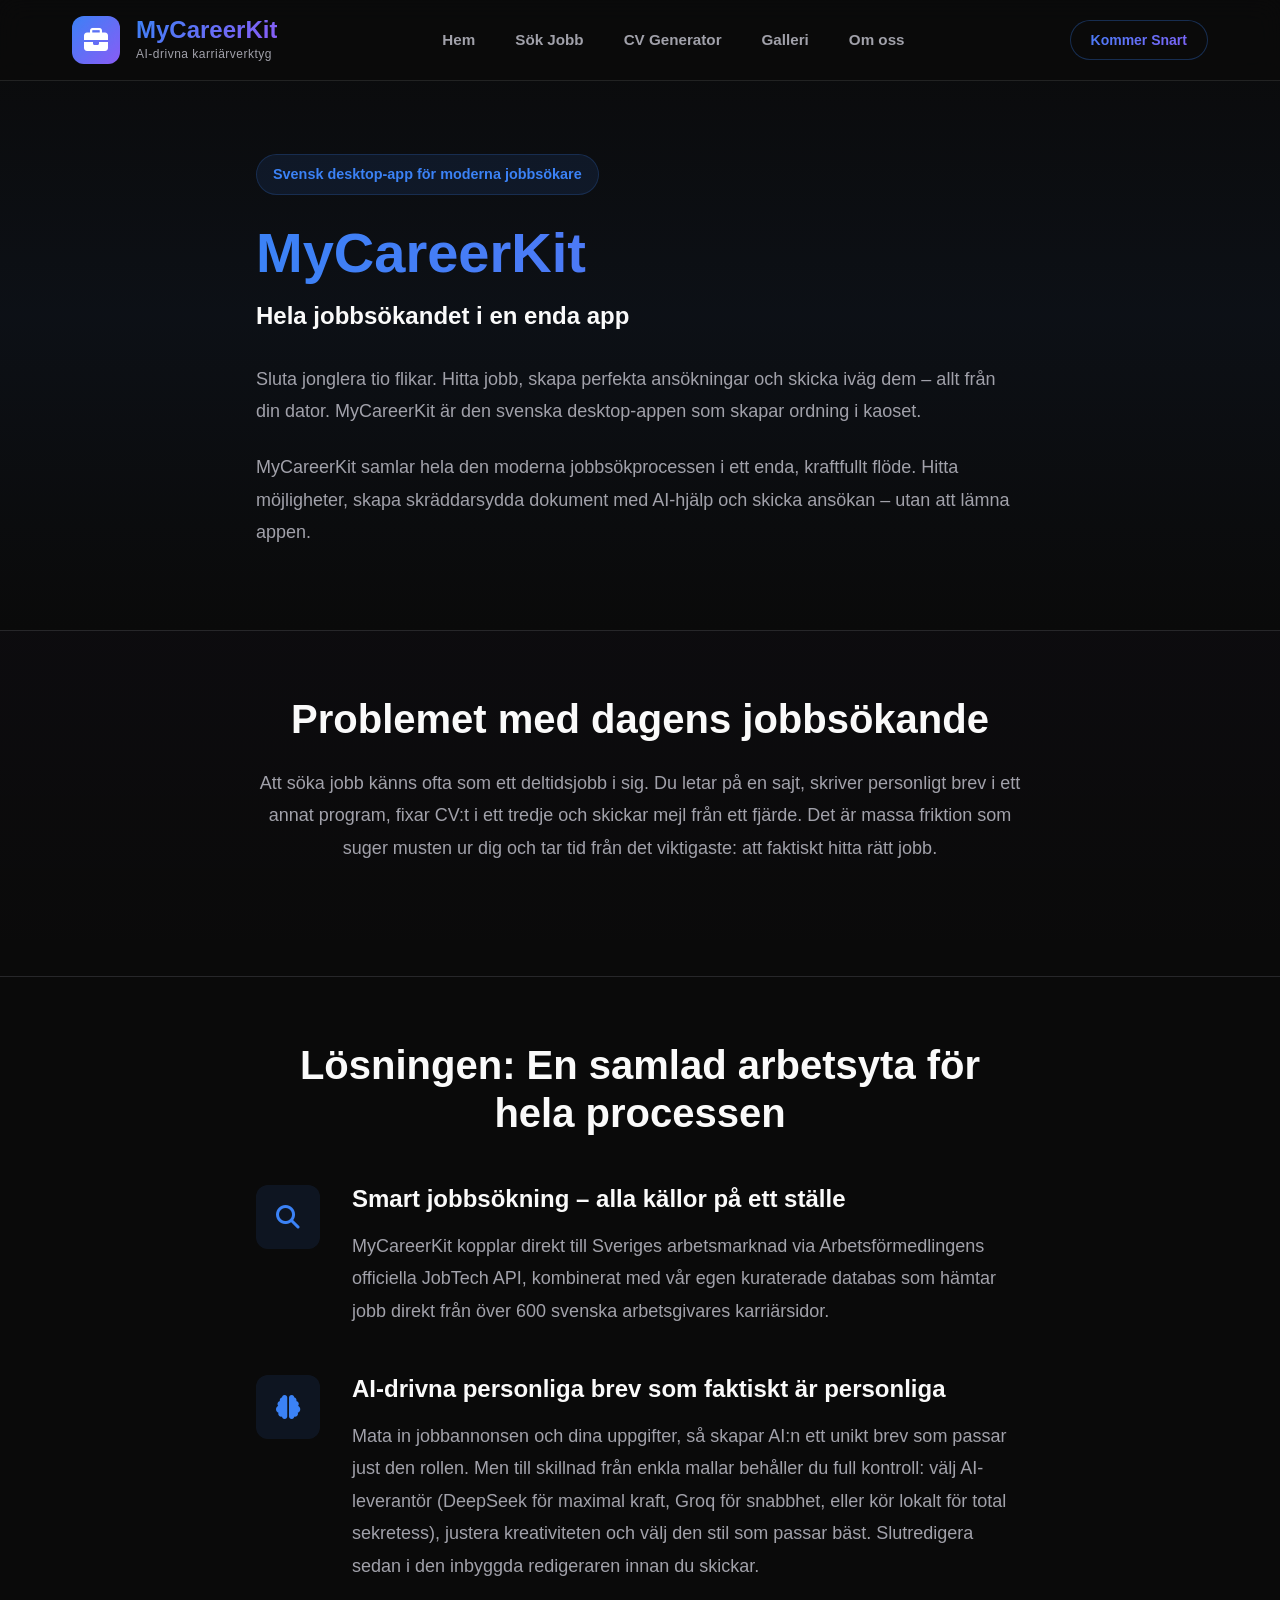
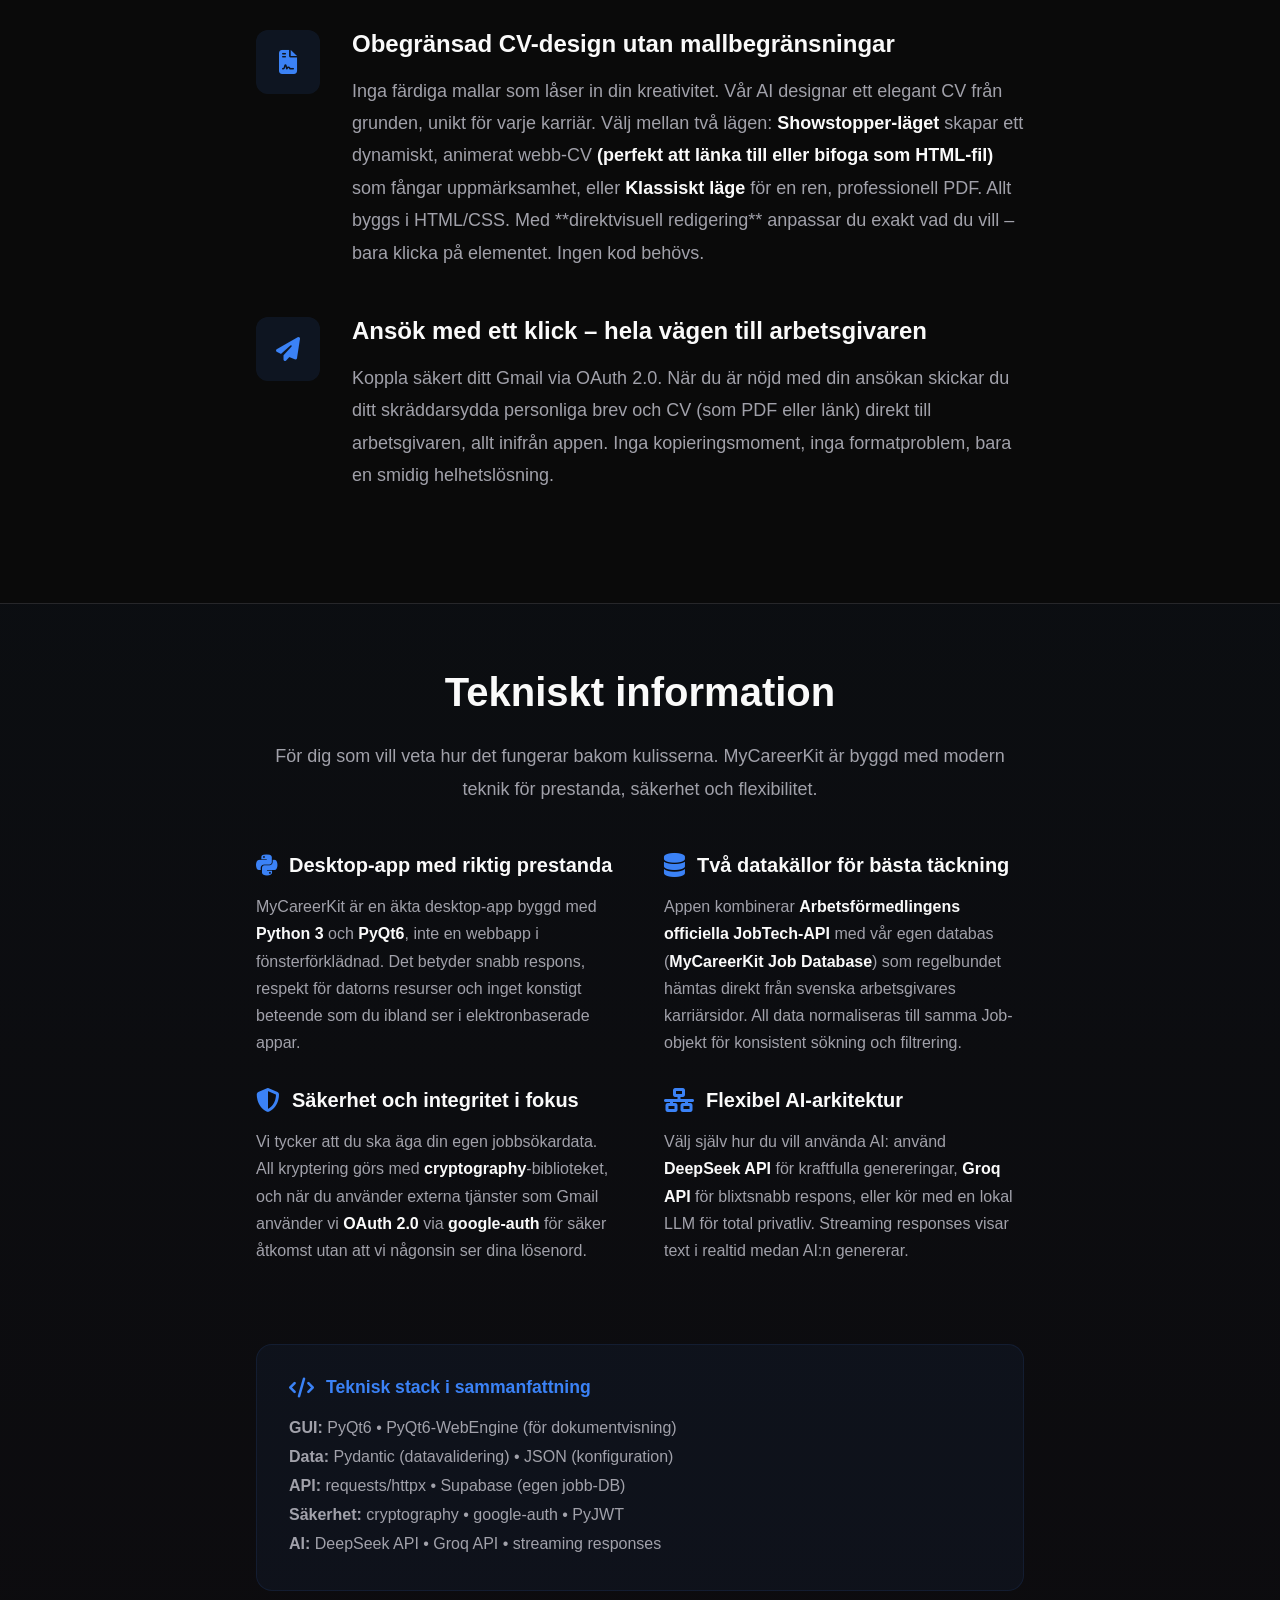
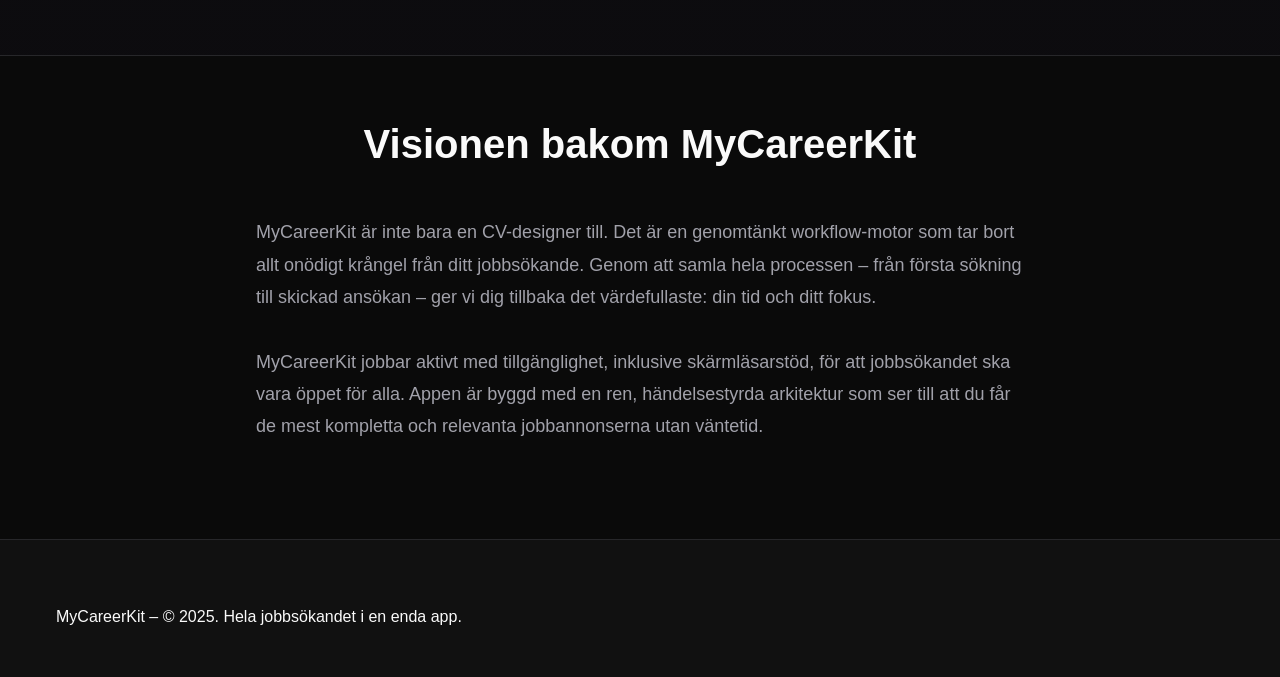
<file: about.html>
<!DOCTYPE html>
<html lang="sv">
<head>
    <meta charset="UTF-8">
    <meta name="viewport" content="width=device-width, initial-scale=1.0">
    <title>Om MyCareerKit | Hela jobbsökandet i en app</title>
    
    <link rel="stylesheet" href="styles/base.css">
    <link rel="stylesheet" href="styles/components.css">
    <link rel="stylesheet" href="styles/pages/about.css">
    
    <link rel="stylesheet" href="https://cdnjs.cloudflare.com/ajax/libs/font-awesome/6.4.0/css/all.min.css">
</head>
<body>    
    <section class="about-hero">
        <div class="container">
            <div class="about-hero-content animate-fade-in">
                <span class="hero-tagline">Svensk desktop-app för moderna jobbsökare</span>
                <h1 class="hero-title-line text-gradient animate-shimmer">MyCareerKit</h1>
                <h2 class="hero-subtitle">Hela jobbsökandet i en enda app</h2>
                
                <div class="hero-description">
                    <p>
                        Sluta jonglera tio flikar. Hitta jobb, skapa perfekta ansökningar och skicka iväg dem – 
                        allt från din dator. MyCareerKit är den svenska desktop-appen som skapar ordning i kaoset.
                    </p>
                    <p>
                        MyCareerKit samlar hela den moderna jobbsökprocessen i ett enda, kraftfullt flöde. Hitta möjligheter, 
                        skapa skräddarsydda dokument med AI-hjälp och skicka ansökan – utan att lämna appen.
                    </p>
                </div>
            </div>
        </div>
    </section>

    <!-- The Problem -->
    <section class="about-section problem-section">
        <div class="container">
            <div class="section-header">
                <h2 class="section-title">Problemet med dagens jobbsökande</h2>
                <p class="section-intro">
                    Att söka jobb känns ofta som ett deltidsjobb i sig. Du letar på en sajt, 
                    skriver personligt brev i ett annat program, fixar CV:t i ett tredje och 
                    skickar mejl från ett fjärde. Det är massa friktion som suger musten ur dig 
                    och tar tid från det viktigaste: att faktiskt hitta rätt jobb.
                </p>
            </div>
        </div>
    </section>

    <!-- The Solution -->
    <section class="about-section">
        <div class="container">
            <div class="section-header">
                <h2 class="section-title">Lösningen: En samlad arbetsyta för hela processen</h2>
            </div>
            
            <div class="solution-content">
                <div class="solution-block">
                    <div class="solution-icon">
                        <i class="fas fa-search"></i>
                    </div>
                    <div class="solution-text">
                        <h3>Smart jobbsökning – alla källor på ett ställe</h3>
                        <p>
                            MyCareerKit kopplar direkt till Sveriges arbetsmarknad via Arbetsförmedlingens officiella 
                            JobTech API, kombinerat med vår egen kuraterade databas som hämtar jobb direkt från över 
                            600 svenska arbetsgivares karriärsidor.
                        </p>
                    </div>
                </div>

                <div class="solution-block">
                    <div class="solution-icon">
                        <i class="fas fa-brain"></i>
                    </div>
                    <div class="solution-text">
                        <h3>AI-drivna personliga brev som faktiskt är personliga</h3>
                        <p>
                            Mata in jobbannonsen och dina uppgifter, så skapar AI:n ett unikt brev som passar just 
                            den rollen. Men till skillnad från enkla mallar behåller du full kontroll: välj AI-leverantör 
                            (DeepSeek för maximal kraft, Groq för snabbhet, eller kör lokalt för total sekretess), 
                            justera kreativiteten och välj den stil som passar bäst. Slutredigera sedan i den inbyggda 
                            redigeraren innan du skickar.
                        </p>
                    </div>
                </div>

                <div class="solution-block">
                    <div class="solution-icon">
                        <i class="fas fa-file-contract"></i>
                    </div>
                    <div class="solution-text">
                        <h3>Obegränsad CV-design utan mallbegränsningar</h3>
                        <p> Inga färdiga mallar som låser in din kreativitet. Vår AI designar ett elegant CV från
                            grunden, unikt för varje karriär. Välj mellan två lägen: <strong>Showstopper-läget</strong>
                            skapar ett dynamiskt, animerat webb-CV <strong> (perfekt att länka till eller bifoga som HTML-fil)</strong>
                            som fångar uppmärksamhet, eller <strong>Klassiskt läge</strong> för en ren, professionell PDF.
                            Allt byggs i HTML/CSS. Med **direktvisuell redigering** anpassar du exakt vad du vill – bara
                            klicka på elementet. Ingen kod behövs. </p>
                    </div>
                </div>

                <div class="solution-block">
                    <div class="solution-icon">
                        <i class="fas fa-paper-plane"></i>
                    </div>
                    <div class="solution-text">
                        <h3>Ansök med ett klick – hela vägen till arbetsgivaren</h3>
                        <p>
                            Koppla säkert ditt Gmail via OAuth 2.0. När du är nöjd med din ansökan skickar du ditt 
                            skräddarsydda personliga brev och CV (som PDF eller länk) direkt till arbetsgivaren, 
                            allt inifrån appen. Inga kopieringsmoment, inga formatproblem, 
                            bara en smidig helhetslösning.
                        </p>
                    </div>
                </div>
            </div>
        </div>
    </section>

    <!-- Technical Insight -->
    <section class="about-section tech-section">
        <div class="container">
            <div class="section-header">
                <h2 class="section-title">Tekniskt information</h2>
                <p class="section-intro">
                    För dig som vill veta hur det fungerar bakom kulisserna. MyCareerKit är byggd med modern 
                    teknik för prestanda, säkerhet och flexibilitet.
                </p>
            </div>

            <div class="tech-overview">
                <div class="tech-column">
                    <h3><i class="fab fa-python"></i> Desktop-app med riktig prestanda</h3>
                    <p>
                        MyCareerKit är en äkta desktop-app byggd med <strong>Python 3</strong> och <strong>PyQt6</strong>, 
                        inte en webbapp i fönsterförklädnad. Det betyder snabb respons, respekt för datorns resurser 
                        och inget konstigt beteende som du ibland ser i elektronbaserade appar.
                    </p>
                    
                    <h3><i class="fas fa-shield-alt"></i> Säkerhet och integritet i fokus</h3>
                    <p>
                        Vi tycker att du ska äga din egen jobbsökardata. All kryptering görs med <strong>cryptography</strong>-biblioteket, 
                        och när du använder externa tjänster som Gmail använder vi <strong>OAuth 2.0</strong> via 
                        <strong>google-auth</strong> för säker åtkomst utan att vi någonsin ser dina lösenord.
                    </p>
                </div>

                <div class="tech-column">
                    <h3><i class="fas fa-database"></i> Två datakällor för bästa täckning</h3>
                    <p>
                        Appen kombinerar <strong>Arbetsförmedlingens officiella JobTech-API</strong> med vår egen databas 
                        (<strong>MyCareerKit Job Database</strong>) som regelbundet hämtas direkt från svenska arbetsgivares 
                        karriärsidor. All data normaliseras till samma Job-objekt för konsistent sökning och filtrering.
                    </p>
                    
                    <h3><i class="fas fa-network-wired"></i> Flexibel AI-arkitektur</h3>
                    <p>
                        Välj själv hur du vill använda AI: använd <strong>DeepSeek API</strong> för kraftfulla genereringar, 
                        <strong>Groq API</strong> för blixtsnabb respons, eller kör med en lokal LLM för total privatliv. 
                        Streaming responses visar text i realtid medan AI:n genererar.
                    </p>
                </div>
            </div>

            <div class="tech-note">
                <h4><i class="fas fa-code"></i> Teknisk stack i sammanfattning</h4>
                <p>
                    <strong>GUI:</strong> PyQt6 • PyQt6-WebEngine (för dokumentvisning)<br>
                    <strong>Data:</strong> Pydantic (datavalidering) • JSON (konfiguration)<br>
                    <strong>API:</strong> requests/httpx • Supabase (egen jobb-DB)<br>
                    <strong>Säkerhet:</strong> cryptography • google-auth • PyJWT<br>
                    <strong>AI:</strong> DeepSeek API • Groq API • streaming responses
                </p>
            </div>
        </div>
    </section>

    <!-- Vision & Closing -->
    <section class="about-section vision-section">
        <div class="container">
            <div class="section-header">
                <h2 class="section-title">Visionen bakom MyCareerKit</h2>
            </div>
            
            <div class="vision-content">
                <p>
                    MyCareerKit är inte bara en CV-designer till. Det är en genomtänkt workflow-motor som tar bort 
                    allt onödigt krångel från ditt jobbsökande. Genom att samla hela processen – från första 
                    sökning till skickad ansökan – ger vi dig tillbaka det värdefullaste: din tid och ditt fokus.
                </p>
                
                <p>
                    MyCareerKit jobbar aktivt med tillgänglighet, inklusive skärmläsarstöd, för att jobbsökandet ska vara 
                    öppet för alla. Appen är byggd med en ren, händelsestyrda arkitektur som ser till att du får 
                    de mest kompletta och relevanta jobbannonserna utan väntetid.
                </p>
            </div>
        </div>
    </section>

    <footer class="footer">
        <div class="container">
            <p>MyCareerKit – © 2025. Hela jobbsökandet i en enda app.</p>
        </div>
    </footer>

    <script src="js/navbar.js"></script>
</body>
</html>
</file>
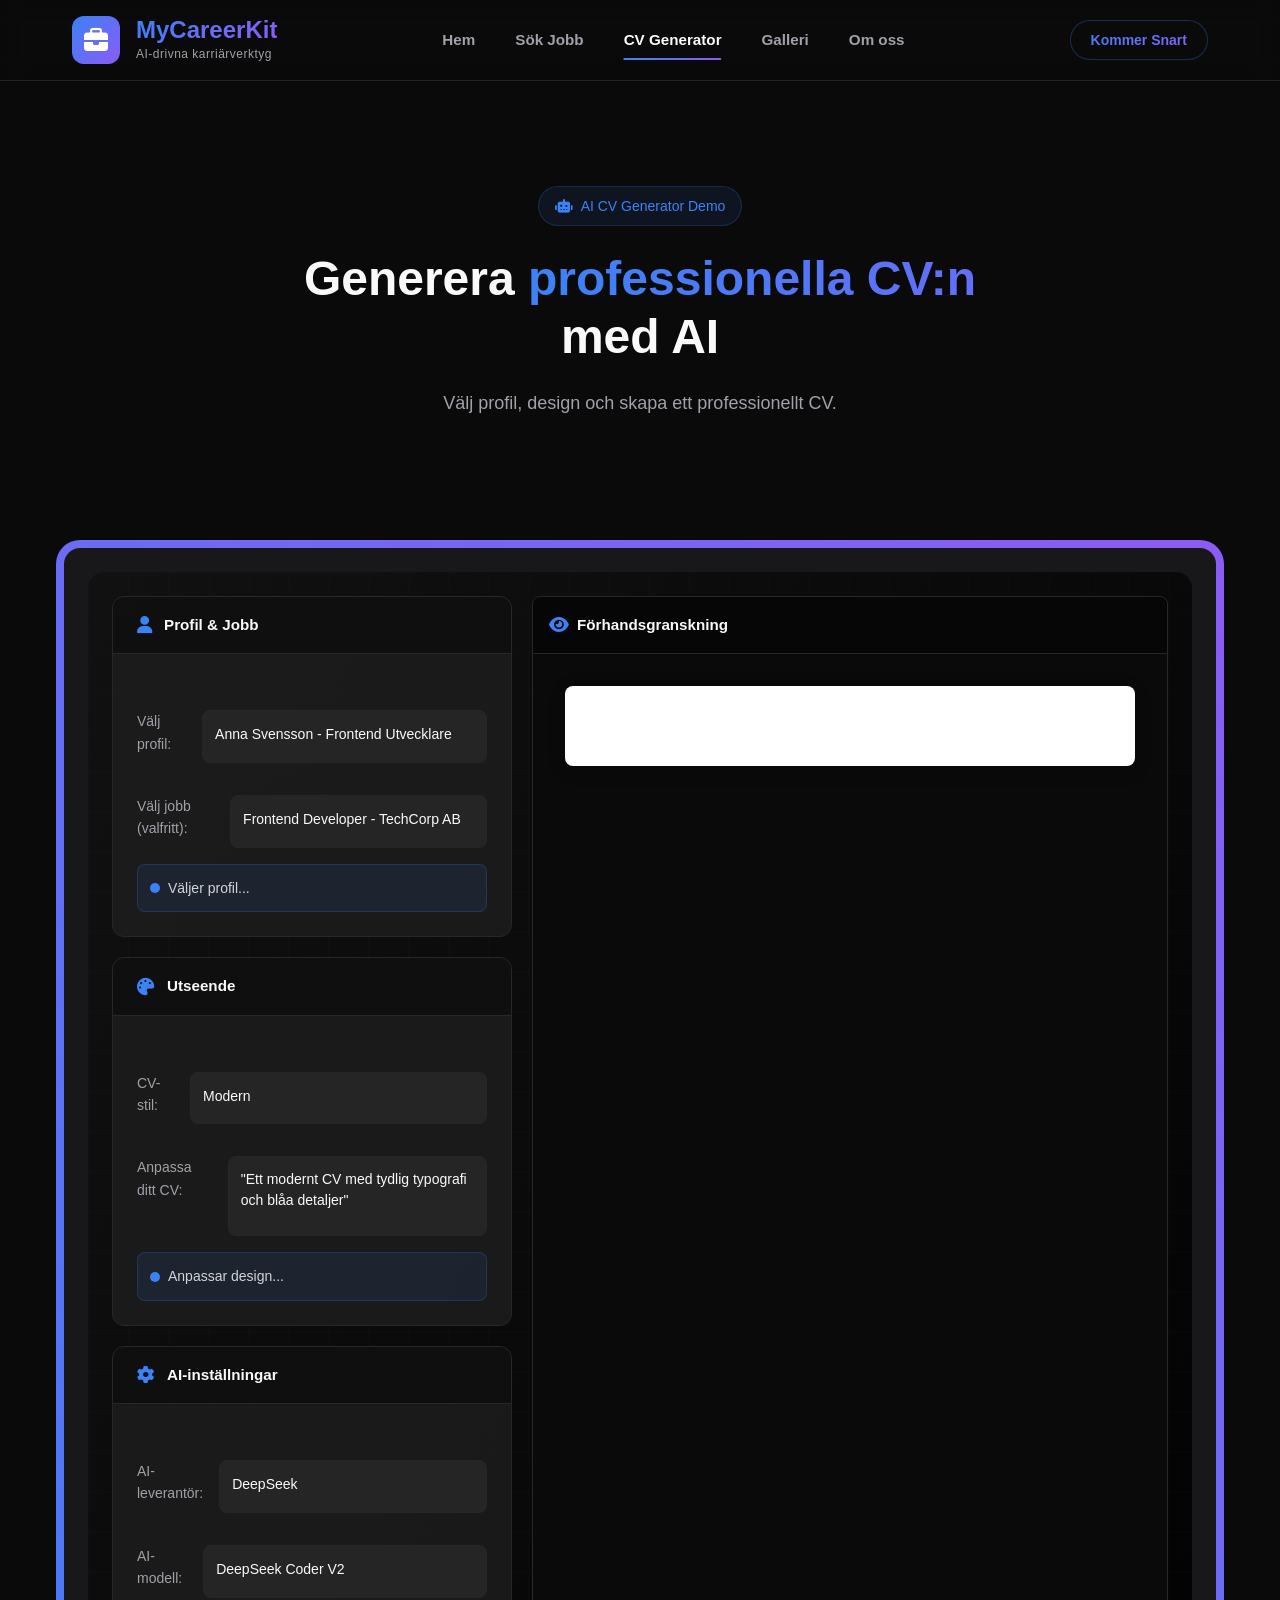
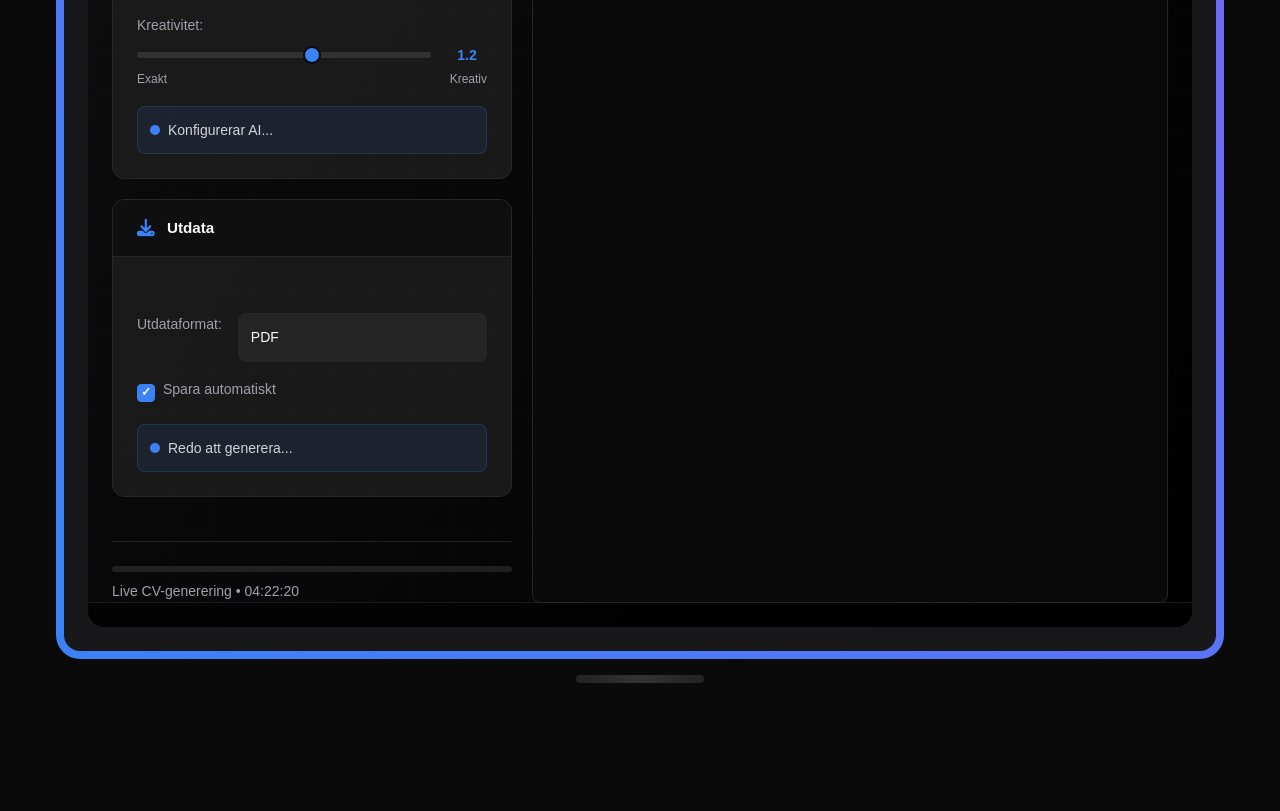
<file: cv-generator-demo.html>
<!DOCTYPE html>
<html lang="sv">
<head>
    <meta charset="UTF-8">
    <meta name="viewport" content="width=device-width, initial-scale=1.0">
    <title>MyCareerKit - AI CV Generator Demo</title>
    <link rel="stylesheet" href="styles/base.css">
    <link rel="stylesheet" href="styles/components.css">
    <link rel="stylesheet" href="styles/pages/process.css">
    <link rel="stylesheet" href="styles/pages/cv-generator.css">
    <link rel="stylesheet" href="https://cdnjs.cloudflare.com/ajax/libs/font-awesome/6.4.0/css/all.min.css">
</head>
<body>

    <!-- Hero Section -->
    <section class="hero demo-hero">
        <div class="container">
            <div class="hero-content text-center">
                <div class="badge">
                    <i class="fas fa-robot"></i>
                    <span>AI CV Generator Demo</span>
                </div>
                
                <h1 class="hero-title">
                    Generera <span class="text-gradient animate-shimmer">professionella CV:n</span> med AI
                </h1>
                
                <p class="hero-description">
                    Välj profil, design och skapa ett professionellt CV.
                </p>
            </div>
        </div>
    </section>

    <!-- Desktop Container -->
    <div class="desktop-wrapper">
        <div class="container">
            <!-- Nested gradient borders -->
            <div class="desktop-outer gradient-border">
                <div class="desktop-mid gradient-border">
                    <div class="desktop-inner">
                        <div class="desktop-screen">
                            <!-- Desktop Background Grid -->
                            <div class="desktop-bg-grid"></div>
                            
                            <!-- CV Generator Layout -->
                            <div class="cv-generator-layout">
                                <!-- Left Panel: Controls -->
                                <div class="cv-left-panel">
                                    <!-- Profile Selection Card -->
                                    <div class="cv-card">
                                        <div class="card-header">
                                            <i class="fas fa-user card-icon"></i>
                                            <div class="card-title">Profil & Jobb</div>
                                        </div>
                                        <div class="card-content">
                                            <div class="form-group">
                                                <label class="form-label">Välj profil:</label>
                                                <div id="profileSelect" class="form-select">Anna Svensson - Frontend Utvecklare</div>
                                            </div>
                                            
                                            <div class="form-group">
                                                <label class="form-label">Välj jobb (valfritt):</label>
                                                <div id="jobSelect" class="form-select">Frontend Developer - TechCorp AB</div>
                                            </div>
                                            
                                            <div id="profileStatus" class="status-indicator">
                                                <div class="status-dot pulse"></div>
                                                <div class="status-text">Väljer profil...</div>
                                            </div>
                                        </div>
                                    </div>
                                    
                                    <!-- Style Card -->
                                    <div class="cv-card">
                                        <div class="card-header">
                                            <i class="fas fa-palette card-icon"></i>
                                            <div class="card-title">Utseende</div>
                                        </div>
                                        <div class="card-content">
                                            <div class="form-group">
                                                <label class="form-label">CV-stil:</label>
                                                <div id="styleSelect" class="form-select">Modern</div>
                                            </div>
                                            
                                            <div class="form-group">
                                                <label class="form-label">Anpassa ditt CV:</label>
                                                <div id="promptText" class="form-textarea">"Ett modernt CV med tydlig typografi och blåa detaljer"</div>
                                            </div>
                                            
                                            <div id="styleStatus" class="status-indicator">
                                                <div class="status-dot pulse"></div>
                                                <div class="status-text">Anpassar design...</div>
                                            </div>
                                        </div>
                                    </div>
                                    
                                    <!-- AI Settings Card -->
                                    <div class="cv-card">
                                        <div class="card-header">
                                            <i class="fas fa-cog card-icon"></i>
                                            <div class="card-title">AI-inställningar</div>
                                        </div>
                                        <div class="card-content">
                                            <div class="form-group">
                                                <label class="form-label">AI-leverantör:</label>
                                                <div id="providerSelect" class="form-select">DeepSeek</div>
                                            </div>
                                            
                                            <div class="form-group">
                                                <label class="form-label">AI-modell:</label>
                                                <div id="modelSelect" class="form-select">DeepSeek Coder V2</div>
                                            </div>
                                            
                                            <div class="slider-group">
                                                <label class="form-label">Kreativitet:</label>
                                                <div class="slider-container">
                                                    <input type="range" min="0" max="20" value="12" class="slider" id="creativitySlider">
                                                    <div id="creativityValue" class="slider-value">1.2</div>
                                                </div>
                                                <div class="slider-labels">
                                                    <span>Exakt</span>
                                                    <span>Kreativ</span>
                                                </div>
                                            </div>
                                            
                                            <div id="aiStatus" class="status-indicator">
                                                <div class="status-dot pulse"></div>
                                                <div class="status-text">Konfigurerar AI...</div>
                                            </div>
                                        </div>
                                    </div>
                                    
                                    <!-- Output Card -->
                                    <div class="cv-card">
                                        <div class="card-header">
                                            <i class="fas fa-download card-icon"></i>
                                            <div class="card-title">Utdata</div>
                                        </div>
                                        <div class="card-content">
                                            <div class="form-group">
                                                <label class="form-label">Utdataformat:</label>
                                                <div id="formatSelect" class="form-select">PDF</div>
                                            </div>
                                            
                                            <div class="checkbox-group">
                                                <div id="autosaveCheckbox" class="checkbox checked"></div>
                                                <label class="form-label">Spara automatiskt</label>
                                            </div>
                                            
                                            <div id="outputStatus" class="status-indicator">
                                                <div class="status-dot pulse"></div>
                                                <div class="status-text">Redo att generera...</div>
                                            </div>
                                        </div>
                                    </div>
                                    
                                    <!-- Demo Progress -->
                                    <div class="demo-progress">
                                        <div class="progress-bar">
                                            <div id="progressFill" class="progress-fill"></div>
                                        </div>
                                        <div class="progress-info">
                                            <span id="progressText">Live CV-generering</span>
                                        </div>
                                    </div>
                                </div>
                                
                                <!-- Right Panel: Preview -->
                                <div class="cv-right-panel">
                                    <div class="preview-container">
                                        <div class="preview-header">
                                            <i class="fas fa-eye card-icon"></i>
                                            <div class="card-title">Förhandsgranskning</div>
                                        </div>
                                        <div id="previewContent" class="preview-content">
                                            <!-- CV Preview will be generated here -->
                                            <div id="cvPreview" class="cv-preview">
                                                <!-- CV content will be dynamically generated -->
                                            </div>
                                        </div>
                                    </div>
                                </div>
                            </div>
                            
                            <!-- Taskbar -->
                            <div class="desktop-taskbar">
                                <div class="taskbar-content">
                                    <div class="taskbar-app">
                                    </div>
                                    <div class="taskbar-status">
                                        <span id="taskbarStatus" class="status-text"></span>
                                    </div>
                                </div>
                            </div>
                        </div>
                    </div>
                </div>
            </div>
            
            <!-- Desktop Stand -->
            <div class="desktop-stand">
                <div class="stand-base"></div>
            </div>
        </div>
    </div>

    <!-- Scripts -->
    <script src="js/navbar.js"></script>
    <script src="js/cv-generator.js"></script>
</body>
</html>
</file>
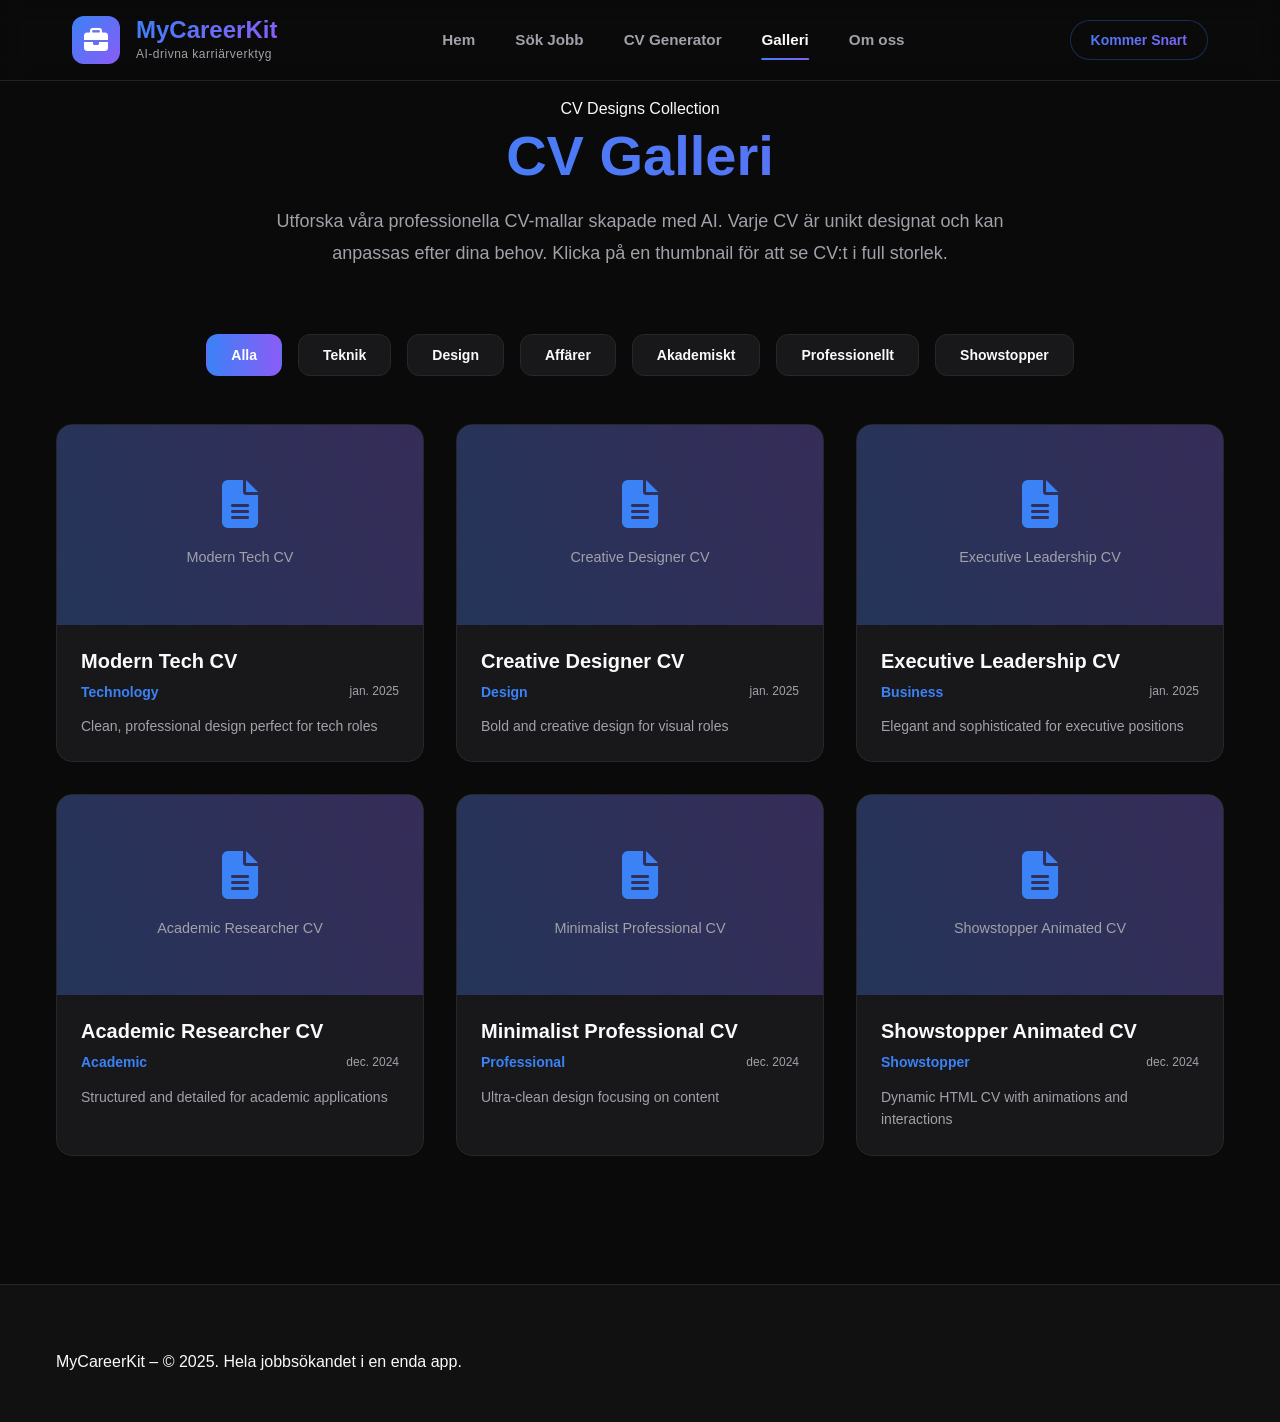
<file: gallery.html>
<!DOCTYPE html>
<html lang="sv">
<head>
    <meta charset="UTF-8">
    <meta name="viewport" content="width=device-width, initial-scale=1.0">
    <title>CV Galleri | MyCareerKit</title>
    
    <link rel="stylesheet" href="styles/base.css">
    <link rel="stylesheet" href="styles/components.css">
    <link rel="stylesheet" href="styles/pages/gallery.css">
    
    <link rel="stylesheet" href="https://cdnjs.cloudflare.com/ajax/libs/font-awesome/6.4.0/css/all.min.css">
</head>
<body>
    <!-- Navbar will be inserted here by navbar.js -->
    
    <!-- Gallery Section -->
    <section class="gallery-section">
        <div class="container">
            <!-- Header -->
            <div class="gallery-header">
                <span class="hero-tagline">CV Designs Collection</span>
                <h1 class="gallery-title text-gradient animate-shimmer">CV Galleri</h1>
                <p class="gallery-description">
                    Utforska våra professionella CV-mallar skapade med AI. 
                    Varje CV är unikt designat och kan anpassas efter dina behov. 
                    Klicka på en thumbnail för att se CV:t i full storlek.
                </p>
            </div>

            <!-- Filters -->
            <div class="gallery-filters">
                <button class="filter-btn active" data-filter="all">Alla</button>
                <button class="filter-btn" data-filter="technology">Teknik</button>
                <button class="filter-btn" data-filter="design">Design</button>
                <button class="filter-btn" data-filter="business">Affärer</button>
                <button class="filter-btn" data-filter="academic">Akademiskt</button>
                <button class="filter-btn" data-filter="professional">Professionellt</button>
                <button class="filter-btn" data-filter="showstopper">Showstopper</button>
            </div>

            <div class="gallery-grid" id="galleryGrid">
            </div>

            <!-- Empty State -->
            <div class="gallery-empty" id="emptyState" style="display: none;">
                <div class="gallery-empty-icon">
                    <i class="fas fa-folder-open"></i>
                </div>
                <h3>Inga CV:n hittades</h3>
                <p>Det finns för närvarande inga CV:n i denna kategori. Prova ett annat filter.</p>
                <button class="btn btn-primary" onclick="filterGallery('all')">
                    Visa alla CV:n
                </button>
            </div>
        </div>
    </section>

    <!-- Preview Modal -->
    <div class="preview-modal" id="previewModal">
        <div class="preview-content">
            <div class="preview-header">
                <div class="preview-title">
                    <i class="fas fa-file-alt"></i>
                    <span id="previewTitle">CV Förhandsvisning</span>
                </div>
                <button class="preview-close" id="previewClose">
                    <i class="fas fa-times"></i>
                </button>
            </div>
            
            <div class="preview-frame-container">
                <iframe class="preview-frame" id="previewFrame" sandbox="allow-scripts allow-same-origin">
                    <div class="preview-loading">
                        <i class="fas fa-spinner fa-spin"></i>
                    </div>
                </iframe>
            </div>
            
            <div class="preview-actions">
                <a class="btn btn-outline" id="previewDownload">
                    <i class="fas fa-download"></i> Ladda ner HTML
                </a>
                <a class="btn btn-primary" id="previewOpen" target="_blank">
                    <i class="fas fa-external-link-alt"></i> Öppna i nytt fönster
                </a>
            </div>
        </div>
    </div>

    <footer class="footer">
        <div class="container">
            <p>MyCareerKit – © 2025. Hela jobbsökandet i en enda app.</p>
        </div>
    </footer>

    <!-- Scripts -->
    <script src="js/navbar.js"></script>
    <script src="js/gallery.js"></script>
</body>
</html>
</file>
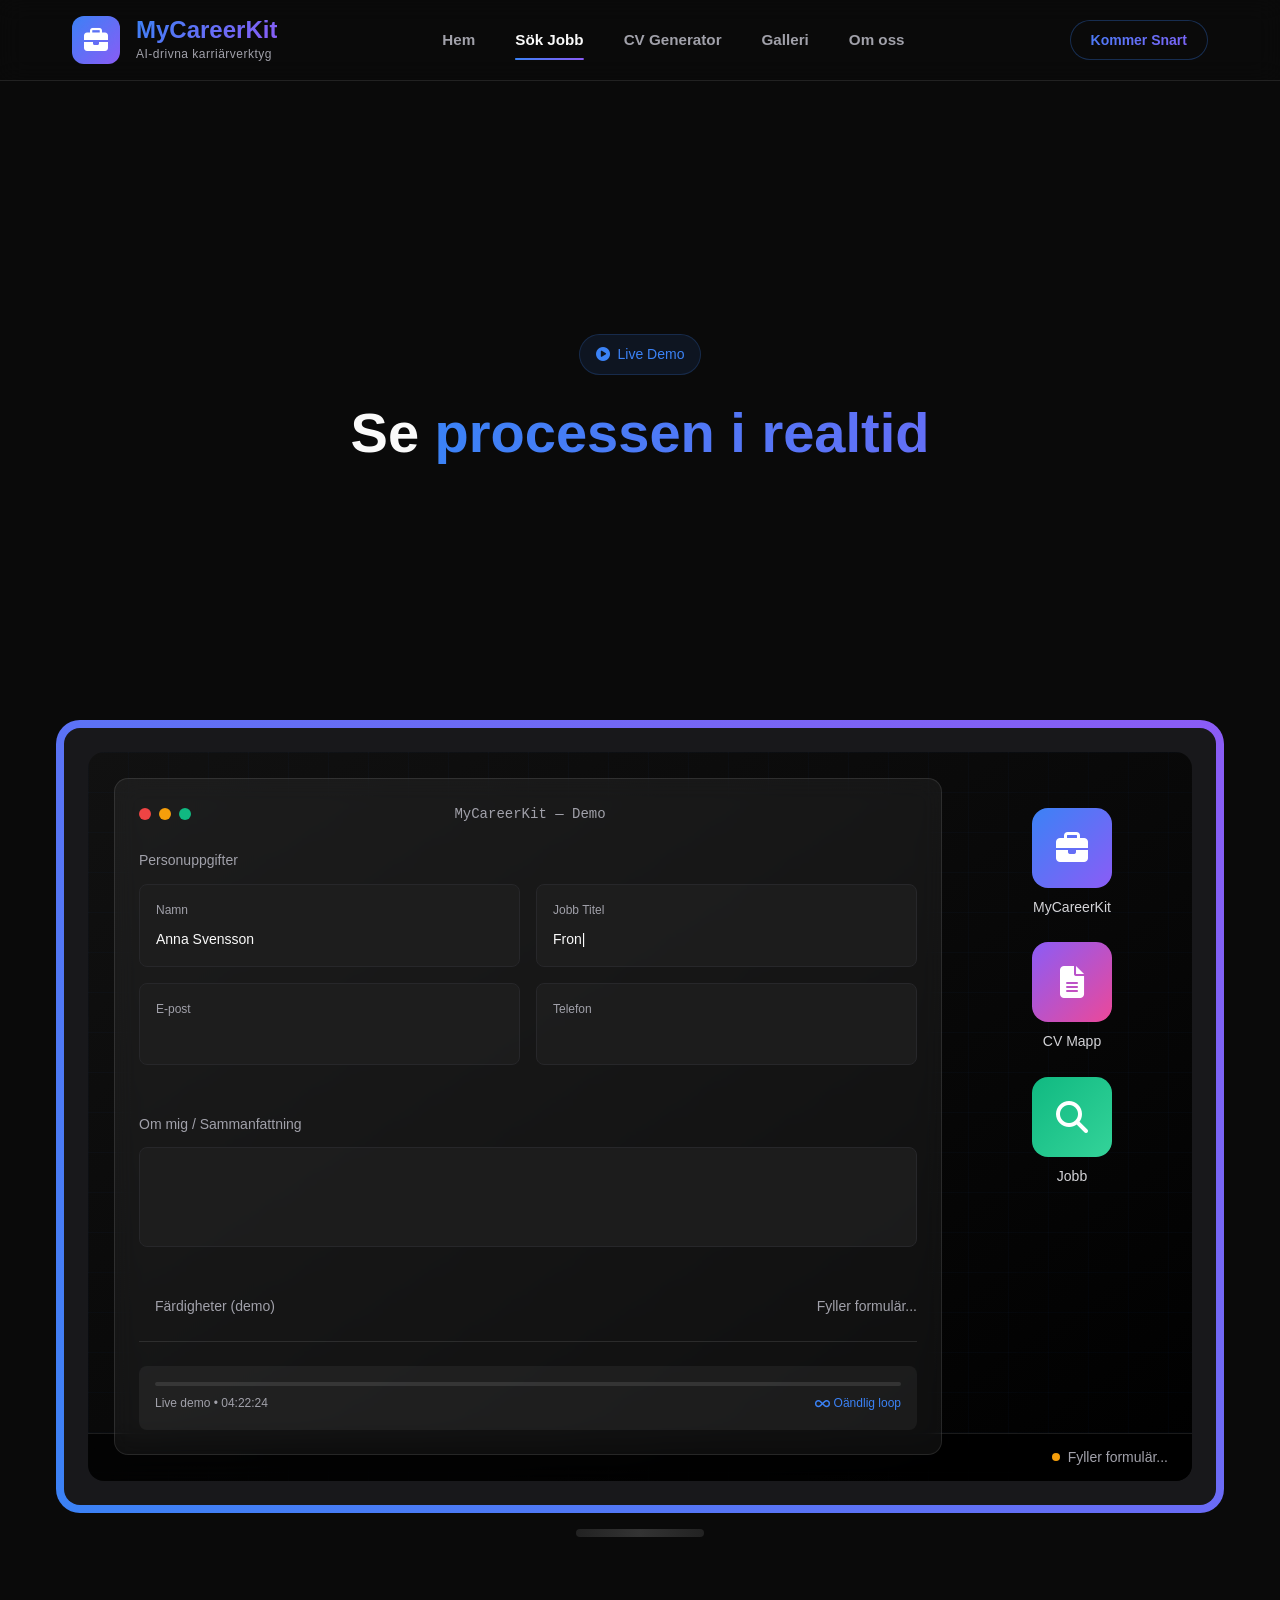
<file: process.html>
<!DOCTYPE html>
<html lang="sv">
<head>
    <meta charset="UTF-8">
    <meta name="viewport" content="width=device-width, initial-scale=1.0">
    <title>MyCareerKit - Sök Jobb Demo</title>
    <link rel="stylesheet" href="styles/base.css">
    <link rel="stylesheet" href="styles/components.css">
    <link rel="stylesheet" href="styles/pages/process.css">
    <link rel="stylesheet" href="https://cdnjs.cloudflare.com/ajax/libs/font-awesome/6.4.0/css/all.min.css">
</head>
<body>
    
    <!-- Hero Section -->
    <section class="hero process-hero">
        <div class="container">
            <div class="hero-content text-center">
                <div class="badge">
                    <i class="fas fa-play-circle"></i>
                    <span>Live Demo</span>
                </div>
                
                <h1 class="hero-title">
                    Se <span class="text-gradient animate-shimmer">processen i realtid</span>
                </h1>
            </div>
        </div>
    </section>

    <!-- Desktop Container -->
    <div class="desktop-wrapper">
        <div class="container">
            <!-- Nested gradient borders -->
            <div class="desktop-outer gradient-border">
                <div class="desktop-mid gradient-border">
                    <div class="desktop-inner">
                        <div class="desktop-screen">
                            <!-- Desktop Background Grid -->
                            <div class="desktop-bg-grid"></div>
                            
                            <!-- Desktop Content -->
                            <div class="desktop-layout">
                                <!-- Left Side: Demo Card -->
                                <div class="desktop-left">
                                    <div class="demo-card-container">
                                        <div class="demo-card gradient-border">
                                            <div class="demo-card-inner glass">
                                                <!-- Window Controls -->
                                                <div class="window-controls">
                                                    <div class="window-dots">
                                                        <span class="window-dot red"></span>
                                                        <span class="window-dot yellow"></span>
                                                        <span class="window-dot green"></span>
                                                    </div>
                                                    <div id="demoTitle" class="window-title">MyCareerKit — Demo</div>
                                                    <div class="window-spacer"></div>
                                                </div>

                                                <!-- Demo Content -->
                                                <div class="demo-content">
                                                    <!-- Form View -->
                                                    <div id="formView" class="demo-view active">
                                                        <div class="form-section">
                                                            <div class="section-label">Personuppgifter</div>
                                                            <div class="form-grid">
                                                                <div class="form-field">
                                                                    <div class="field-label">Namn</div>
                                                                    <div id="nameField" class="field-value"></div>
                                                                </div>
                                                                <div class="form-field">
                                                                    <div class="field-label">Jobb Titel</div>
                                                                    <div id="titleField" class="field-value"></div>
                                                                </div>
                                                                <div class="form-field">
                                                                    <div class="field-label">E-post</div>
                                                                    <div id="emailField" class="field-value"></div>
                                                                </div>
                                                                <div class="form-field">
                                                                    <div class="field-label">Telefon</div>
                                                                    <div id="phoneField" class="field-value"></div>
                                                                </div>
                                                            </div>
                                                        </div>

                                                        <div class="form-section">
                                                            <div class="section-label">Om mig / Sammanfattning</div>
                                                            <div id="summaryBox" class="summary-box"></div>
                                                        </div>

                                                        <div class="form-status">
                                                            <div class="status-item">
                                                                <div class="status-dot pulse"></div>
                                                                <span class="status-text">Färdigheter (demo)</span>
                                                            </div>
                                                            <div id="formStatus" class="status-text">Redo</div>
                                                        </div>

                                                        <!-- Auto-demo indicator -->
                                                        <div class="auto-demo-indicator">
                                                            <div class="progress-indicator">
                                                                <div class="progress-bar">
                                                                    <div class="progress-fill"></div>
                                                                </div>
                                                                <div class="progress-text">
                                                                    <span id="progressText">Demo körs automatiskt</span>
                                                                    <span class="loop-badge">
                                                                        <i class="fas fa-infinity"></i> Oändlig loop
                                                                    </span>
                                                                </div>
                                                            </div>
                                                        </div>
                                                    </div>

                                                    <!-- Results View -->
                                                    <div id="resultsView" class="demo-view">
                                                        <div class="results-section">
                                                            <div class="section-label">
                                                                Sökresultat: <span class="search-query">Frontend Utvecklare</span>
                                                            </div>
                                                            <div class="results-header glass">
                                                                <div class="results-info">
                                                                    <div class="results-title">Jobb från hela Sverige</div>
                                                                    <div id="jobCount" class="results-count">0 jobb</div>
                                                                </div>
                                                                <div id="searchStatus" class="status-text">Redo att söka</div>
                                                            </div>
                                                        </div>

                                                        <div class="results-section">
                                                            <div class="section-label">Matchande Jobb</div>
                                                            <div class="jobs-container">
                                                                <div id="jobsList" class="jobs-list">
                                                                    <!-- Jobs will appear here -->
                                                                </div>
                                                            </div>
                                                        </div>

                                                        <!-- Results auto-reset indicator -->
                                                        <div class="auto-reset-indicator">
                                                            <div class="reset-timer">
                                                                <i class="fas fa-redo"></i>
                                                                <span>Återställer om <span id="resetTimer">5</span>s</span>
                                                            </div>
                                                        </div>
                                                    </div>
                                                </div>
                                            </div>
                                        </div>
                                    </div>
                                </div>

                                <!-- Right Side: Folders -->
                                <div class="desktop-right">
                                    <div class="folders-container">
                                        <div class="folder">
                                            <div class="folder-icon bg-gradient-blue">
                                                <i class="fas fa-briefcase"></i>
                                            </div>
                                            <span class="folder-name">MyCareerKit</span>
                                        </div>
                                        <div class="folder">
                                            <div class="folder-icon bg-gradient-purple">
                                                <i class="fas fa-file-alt"></i>
                                            </div>
                                            <span class="folder-name">CV Mapp</span>
                                        </div>
                                        <div class="folder">
                                            <div class="folder-icon bg-gradient-green">
                                                <i class="fas fa-search"></i>
                                            </div>
                                            <span class="folder-name">Jobb</span>
                                        </div>
                                    </div>
                                </div>
                            </div>

                            <!-- Taskbar -->
                            <div class="desktop-taskbar">
                                <div class="taskbar-content">
                                    <div class="taskbar-app">

                                    </div>
                                    <div class="taskbar-status">
                                        <div id="taskbarDot" class="status-dot"></div>
                                        <span id="taskbarStatus" class="status-text">Redo</span>
                                    </div>
                                </div>
                            </div>
                        </div>
                    </div>
                </div>
            </div>

            <!-- Desktop Stand -->
            <div class="desktop-stand">
                <div class="stand-base"></div>
            </div>
        </div>
    </div>

    <!-- Scripts -->
    <script src="js/navbar.js"></script>
    <script src="js/process.js"></script>
</body>
</html>
</file>
<file: styles/base.css>
* {
    margin: 0;
    padding: 0;
    box-sizing: border-box;
}

html {
    font-size: 16px;
    scroll-behavior: smooth;
}

body {
    font-family: -apple-system, BlinkMacSystemFont, 'Segoe UI', Roboto, Oxygen, Ubuntu, sans-serif;
    background-color: var(--color-background);
    color: var(--color-foreground);
    line-height: 1.6;
    -webkit-font-smoothing: antialiased;
    -moz-osx-font-smoothing: grayscale;
    overflow-x: hidden;
}

/* CSS Variables - Colors */
:root {
    /* Background & Foreground */
    --color-background: #0a0a0a;
    --color-background-light: #111111;
    --color-foreground: #fafafa;
    --color-foreground-muted: #d4d4d8;
    
    /* Primary Colors - Blue */
    --color-primary: #3b82f6;
    --color-primary-dark: #2563eb;
    --color-primary-light: #60a5fa;
    --color-primary-rgb: 59, 130, 246;
    
    /* Secondary Colors - Purple */
    --color-secondary: #8b5cf6;
    --color-secondary-dark: #7c3aed;
    --color-secondary-light: #a78bfa;
    --color-secondary-rgb: 139, 92, 246;
    
    /* Accent Colors */
    --color-accent: #10b981; /* Emerald */
    --color-warning: #f59e0b; /* Amber */
    --color-danger: #ef4444; /* Red */
    
    /* Neutral Colors */
    --color-muted: #a1a1aa;
    --color-border: #27272a;
    --color-card: #18181b;
    --color-card-light: #27272a;
    
    /* Glass Effect */
    --glass-background: rgba(255, 255, 255, 0.05);
    --glass-border: rgba(255, 255, 255, 0.1);
    
    /* Gradients */
    --gradient-primary: linear-gradient(45deg, var(--color-primary), var(--color-secondary));
    --gradient-blue-purple: linear-gradient(90deg, var(--color-primary), var(--color-secondary));
    --gradient-dark: linear-gradient(to bottom right, #111, #000);
    
    /* Spacing */
    --spacing-xs: 0.25rem;  /* 4px */
    --spacing-sm: 0.5rem;   /* 8px */
    --spacing-md: 1rem;     /* 16px */
    --spacing-lg: 1.5rem;   /* 24px */
    --spacing-xl: 2rem;     /* 32px */
    --spacing-2xl: 3rem;    /* 48px */
    --spacing-3xl: 4rem;    /* 64px */
    
    /* Border Radius */
    --radius-sm: 0.375rem;  /* 6px */
    --radius-md: 0.5rem;    /* 8px */
    --radius-lg: 0.75rem;   /* 12px */
    --radius-xl: 1rem;      /* 16px */
    --radius-2xl: 1.5rem;   /* 24px */
    
    /* Transitions */
    --transition-fast: 150ms ease;
    --transition-normal: 250ms ease;
    --transition-slow: 350ms ease;
}

/* Selection */
::selection {
    background-color: rgba(var(--color-primary-rgb), 0.3);
    color: var(--color-foreground);
}

/* Focus States */
:focus {
    outline: 2px solid var(--color-primary);
    outline-offset: 2px;
}

:focus:not(:focus-visible) {
    outline: none;
}

/* Typography */
h1, h2, h3, h4, h5, h6 {
    font-weight: 700;
    line-height: 1.2;
    margin-bottom: var(--spacing-md);
}

h1 {
    font-size: 3.5rem; /* 56px */
}

h2 {
    font-size: 2.5rem; /* 40px */
}

h3 {
    font-size: 2rem; /* 32px */
}

h4 {
    font-size: 1.5rem; /* 24px */
}

p {
    margin-bottom: var(--spacing-md);
}

a {
    color: var(--color-primary);
    text-decoration: none;
    transition: color var(--transition-fast);
}

a:hover {
    color: var(--color-primary-light);
}

/* Utility Classes */
.container {
    width: 100%;
    max-width: 1200px;
    margin: 0 auto;
    padding: 0 var(--spacing-md);
}

.text-center {
    text-align: center;
}

.text-primary {
    color: var(--color-primary);
}

.text-gradient {
    background: var(--gradient-blue-purple);
    -webkit-background-clip: text;
    background-clip: text;
    color: transparent;
}

.glass {
    background: var(--glass-background);
    backdrop-filter: blur(12px);
    border: 1px solid var(--glass-border);
}

/* Animations */
@keyframes fadeIn {
    from {
        opacity: 0;
    }
    to {
        opacity: 1;
    }
}

@keyframes slideUp {
    from {
        opacity: 0;
        transform: translateY(20px);
    }
    to {
        opacity: 1;
        transform: translateY(0);
    }
}

@keyframes pulse {
    0%, 100% {
        opacity: 1;
    }
    50% {
        opacity: 0.5;
    }
}

@keyframes shimmer {
    0% {
        background-position: -200% center;
    }
    100% {
        background-position: 200% center;
    }
}

.animate-fade-in {
    animation: fadeIn var(--transition-normal) ease-out;
}

.animate-slide-up {
    animation: slideUp var(--transition-slow) ease-out;
}

.animate-pulse {
    animation: pulse 2s cubic-bezier(0.4, 0, 0.6, 1) infinite;
}

.animate-shimmer {
    background-size: 200% auto;
    animation: shimmer 3s ease-in-out infinite;
}

/* Responsive Breakpoints */
@media (max-width: 768px) {
    html {
        font-size: 14px;
    }
    
    h1 {
        font-size: 2.5rem;
    }
    
    h2 {
        font-size: 2rem;
    }
    
    h3 {
        font-size: 1.5rem;
    }
    
    .container {
        padding: 0 var(--spacing-sm);
    }
}
</file>
<file: styles/components.css>
/* ===== BUTTONS ===== */
.btn {
    display: inline-flex;
    align-items: center;
    justify-content: center;
    gap: 0.5rem;
    padding: 0.75rem 1.5rem;
    border-radius: var(--radius-lg);
    font-weight: 600;
    font-size: 0.875rem;
    text-decoration: none;
    cursor: pointer;
    border: none;
    transition: all var(--transition-normal);
    white-space: nowrap;
}

.btn-primary {
    background: var(--gradient-blue-purple);
    color: white;
}

.btn-primary:hover {
    transform: translateY(-2px);
    box-shadow: 0 10px 25px rgba(var(--color-primary-rgb), 0.3);
}

/* ===== NAVBAR ===== */
.navbar {
    position: fixed;
    top: 0;
    left: 0;
    right: 0;
    z-index: 1000;
    background: rgba(10, 10, 10, 0.8);
    backdrop-filter: blur(12px);
    -webkit-backdrop-filter: blur(12px);
    border-bottom: 1px solid rgba(255, 255, 255, 0.1);
}

.nav-content {
    display: flex;
    align-items: center;
    justify-content: space-between;
    height: 5rem;
    padding: 0 var(--spacing-md);
}

/* Logo with subtitle */
.logo {
    display: flex;
    align-items: center;
    gap: 1rem;
    text-decoration: none;
    transition: transform var(--transition-normal);
}

.logo:hover {
    transform: scale(1.02);
}

.logo-icon {
    width: 3rem;
    height: 3rem;
    background: linear-gradient(135deg, var(--color-primary), var(--color-secondary));
    border-radius: var(--radius-lg);
    display: flex;
    align-items: center;
    justify-content: center;
    position: relative;
    overflow: hidden;
}

.logo-icon::before {
    content: '';
    position: absolute;
    inset: 0;
    background: linear-gradient(135deg, var(--color-primary), var(--color-secondary));
    opacity: 0.2;
    filter: blur(12px);
}

.logo-icon i {
    font-size: 1.5rem;
    color: white;
    position: relative;
    z-index: 1;
}

.logo-text {
    display: flex;
    flex-direction: column;
}

.logo-title {
    font-weight: 800;
    font-size: 1.5rem;
    line-height: 1.2;
    background: linear-gradient(135deg, var(--color-primary), var(--color-secondary));
    -webkit-background-clip: text;
    background-clip: text;
    color: transparent;
}

.logo-subtitle {
    font-size: 0.75rem;
    color: var(--color-muted);
    font-weight: 500;
    letter-spacing: 0.5px;
}

/* Navigation Menu */
.nav-menu {
    display: flex;
    gap: 2.5rem;
    position: relative;
}

.nav-link {
    color: var(--color-muted);
    text-decoration: none;
    font-weight: 600;
    font-size: 0.95rem;
    padding: 0.5rem 0;
    position: relative;
    transition: color var(--transition-fast);
    cursor: pointer;
}

.nav-link:hover {
    color: var(--color-foreground);
}

.nav-link.active {
    color: var(--color-foreground);
}

/* Animated underline */
.nav-underline {
    position: absolute;
    bottom: 0;
    height: 2px;
    background: linear-gradient(90deg, var(--color-primary), var(--color-secondary));
    border-radius: 1px;
    transition: all var(--transition-normal);
    display: none;
}

/* Coming Soon Badge */
.nav-badge {
    padding: 0.5rem 1.25rem;
    border-radius: 9999px;
    background: linear-gradient(135deg, 
        rgba(var(--color-primary-rgb), 0.2), 
        rgba(var(--color-secondary-rgb), 0.2));
    border: 1px solid rgba(var(--color-primary-rgb), 0.3);
    font-size: 0.875rem;
    font-weight: 600;
    color: transparent;
    background-clip: text;
    -webkit-background-clip: text;
    background-image: linear-gradient(135deg, var(--color-primary), var(--color-secondary));
    animation: badge-pulse 3s ease-in-out infinite;
}

@keyframes badge-pulse {
    0%, 100% {
        transform: scale(1);
        box-shadow: 0 0 0 rgba(var(--color-primary-rgb), 0);
    }
    50% {
        transform: scale(1.05);
        box-shadow: 0 0 20px rgba(var(--color-primary-rgb), 0.2);
    }
}

/* Mobile Menu Toggle */
.menu-toggle {
    display: none;
    background: none;
    border: none;
    color: var(--color-foreground);
    font-size: 1.5rem;
    cursor: pointer;
    padding: 0.5rem;
    transition: transform var(--transition-normal);
}

.menu-toggle.active {
    transform: rotate(90deg);
}

/* ===== BADGE ===== */
.badge {
    display: inline-flex;
    align-items: center;
    gap: 0.5rem;
    background: rgba(var(--color-primary-rgb), 0.1);
    border: 1px solid rgba(var(--color-primary-rgb), 0.2);
    color: var(--color-primary);
    padding: 0.5rem 1rem;
    border-radius: 9999px;
    font-size: 0.875rem;
    font-weight: 500;
    margin-bottom: 1.5rem;
}

/* ===== CARDS ===== */
.feature-card {
    padding: 1.5rem;
    border-radius: var(--radius-xl);
    transition: transform var(--transition-normal);
}

.feature-card:hover {
    transform: translateY(-4px);
}

.feature-icon {
    width: 3rem;
    height: 3rem;
    border-radius: var(--radius-lg);
    background: rgba(var(--color-primary-rgb), 0.1);
    display: flex;
    align-items: center;
    justify-content: center;
    margin-bottom: 1rem;
}

.feature-icon i {
    font-size: 1.25rem;
    color: var(--color-primary);
}

.feature-title {
    font-size: 1rem;
    font-weight: 600;
    margin-bottom: 0.5rem;
}

.feature-text {
    font-size: 0.875rem;
    color: var(--color-muted);
    margin: 0;
}

/* ===== APP VISUAL ===== */
.app-visual {
    position: relative;
    border-radius: var(--radius-2xl);
    padding: 0.25rem;
    background: linear-gradient(45deg, var(--color-primary), var(--color-secondary)) border-box;
}

.app-window {
    background: var(--color-card);
    border-radius: calc(var(--radius-2xl) - 0.25rem);
    padding: 1.5rem;
    overflow: hidden;
}

.window-header {
    display: flex;
    align-items: center;
    justify-content: space-between;
    margin-bottom: 1.5rem;
}

.window-dots {
    display: flex;
    gap: 0.5rem;
}

.window-dot {
    width: 0.75rem;
    height: 0.75rem;
    border-radius: 50%;
}

.window-dot.red { background: var(--color-danger); }
.window-dot.yellow { background: var(--color-warning); }
.window-dot.green { background: var(--color-accent); }

.window-title {
    font-family: 'Courier New', monospace;
    color: var(--color-muted);
    font-size: 0.875rem;
}

/* Loading Bars */
.loading-bars {
    display: flex;
    flex-direction: column;
    gap: 0.75rem;
    margin-bottom: 2rem;
}

.loading-bar {
    height: 0.5rem;
    border-radius: var(--radius-sm);
    background: rgba(255, 255, 255, 0.1);
}

.loading-bar:nth-child(1) { width: 75%; }
.loading-bar:nth-child(2) { width: 50%; }
.loading-bar:nth-child(3) { width: 65%; }

/* App Cards */
.app-cards {
    display: grid;
    grid-template-columns: repeat(2, 1fr);
    gap: 1rem;
}

.app-card {
    padding: 1.5rem;
    border-radius: var(--radius-lg);
}

.card-line {
    height: 0.5rem;
    background: rgba(var(--color-primary-rgb), 0.3);
    border-radius: var(--radius-sm);
    margin-bottom: 0.5rem;
}

.card-line.short {
    width: 60%;
}

/* Floating Elements */
.floating-element {
    position: absolute;
    width: 3rem;
    height: 3rem;
    border-radius: var(--radius-lg);
    display: flex;
    align-items: center;
    justify-content: center;
    backdrop-filter: blur(12px);
    border: 1px solid var(--glass-border);
    background: var(--glass-background);
}

.floating-element i {
    font-size: 1.25rem;
}

.floating-element.sparkle {
    top: -1rem;
    right: -1rem;
    color: var(--color-primary);
}

.floating-element.file {
    bottom: -1rem;
    left: -1rem;
    color: var(--color-secondary);
}

/* Animation for floating elements */
@keyframes float {
    0%, 100% {
        transform: translateY(0);
    }
    50% {
        transform: translateY(-10px);
    }
}

.animate-float {
    animation: float 2s ease-in-out infinite;
}

/* ===== STEP CARDS ===== */
.step-card {
    position: relative;
    padding: 2rem;
    border-radius: var(--radius-xl);
    overflow: hidden;
}

.step-number {
    position: absolute;
    top: -1rem;
    left: -1rem;
    font-size: 3rem;
    font-weight: 800;
    color: rgba(var(--color-primary-rgb), 0.2);
    line-height: 1;
}

.step-title {
    font-size: 1.5rem;
    margin-bottom: 1rem;
    position: relative;
    z-index: 1;
}

.step-description {
    color: var(--color-muted);
    position: relative;
    z-index: 1;
}

.step-corner {
    position: absolute;
    bottom: 0;
    right: 0;
    width: 4rem;
    height: 4rem;
    background: linear-gradient(135deg, transparent 50%, rgba(var(--color-primary-rgb), 0.1) 50%);
    border-radius: 0 0 var(--radius-xl) 0;
}

/* ===== SCREENSHOT ITEMS ===== */
.screenshot-item {
    text-align: center;
}

.screenshot-visual {
    border-radius: var(--radius-xl);
    padding: 0.25rem;
    margin-bottom: 1.5rem;
    background: linear-gradient(45deg, var(--color-primary), var(--color-secondary)) border-box;
}

.screenshot-content {
    background: var(--color-card);
    border-radius: calc(var(--radius-xl) - 0.25rem);
    padding: 3rem 2rem;
}

.screenshot-placeholder {
    color: var(--color-muted);
}

.screenshot-placeholder i {
    font-size: 3rem;
    margin-bottom: 1rem;
}

.screenshot-title {
    font-size: 1.25rem;
    margin-bottom: 0.5rem;
}

.screenshot-description {
    color: var(--color-muted);
    font-size: 0.875rem;
}

/* ===== FORM ===== */
.newsletter-form {
    max-width: 28rem;
    margin: 0 auto;
}

.form-group {
    display: flex;
    gap: 1rem;
    margin-top: 2rem;
}

.form-input {
    flex: 1;
    padding: 1rem 1.5rem;
    background: var(--color-card);
    border: 1px solid var(--color-border);
    border-radius: var(--radius-lg);
    color: var(--color-foreground);
    font-size: 0.875rem;
    transition: border-color var(--transition-fast);
}

.form-input:focus {
    outline: none;
    border-color: var(--color-primary);
}

/* ===== FOOTER ===== */
.footer {
    background: var(--color-background-light);
    border-top: 1px solid var(--color-border);
    padding: 4rem 0 2rem;
}

.footer-content {
    display: grid;
    grid-template-columns: 2fr 1fr 1fr;
    gap: 4rem;
    margin-bottom: 3rem;
}

.footer-brand {
    max-width: 20rem;
}

.footer-description {
    color: var(--color-muted);
    margin-top: 1rem;
}

.footer-title {
    font-size: 1rem;
    font-weight: 600;
    margin-bottom: 1rem;
}

.footer-nav {
    display: flex;
    flex-direction: column;
    gap: 0.75rem;
}

.footer-link {
    color: var(--color-muted);
    text-decoration: none;
    font-size: 0.875rem;
    transition: color var(--transition-fast);
}

.footer-link:hover {
    color: var(--color-foreground);
}

.footer-contact .footer-text {
    display: flex;
    align-items: center;
    gap: 0.5rem;
    color: var(--color-muted);
    margin-bottom: 1.5rem;
}

.social-links {
    display: flex;
    gap: 1rem;
}

.social-link {
    width: 2.5rem;
    height: 2.5rem;
    border-radius: var(--radius-md);
    background: var(--color-card);
    display: flex;
    align-items: center;
    justify-content: center;
    color: var(--color-muted);
    text-decoration: none;
    transition: all var(--transition-fast);
}

.social-link:hover {
    background: var(--color-primary);
    color: white;
    transform: translateY(-2px);
}

.footer-bottom {
    padding-top: 2rem;
    border-top: 1px solid var(--color-border);
    text-align: center;
    color: var(--color-muted);
    font-size: 0.875rem;
}

/* ===== RESPONSIVE DESIGN ===== */
@media (max-width: 768px) {
    .menu-toggle {
        display: block;
    }

    .nav-menu {
        position: fixed;
        top: 5rem;
        left: 0;
        right: 0;
        background: rgba(10, 10, 10, 0.95);
        backdrop-filter: blur(20px);
        -webkit-backdrop-filter: blur(20px);
        border-bottom: 1px solid rgba(255, 255, 255, 0.1);
        flex-direction: column;
        gap: 0;
        padding: 1rem;
        transform: translateY(-100%);
        opacity: 0;
        visibility: hidden;
        transition: all var(--transition-normal);
    }

    .nav-menu.active {
        transform: translateY(0);
        opacity: 1;
        visibility: visible;
    }

    .nav-link {
        padding: 1rem;
        width: 100%;
        text-align: center;
        border-radius: var(--radius-md);
    }

    .nav-link:hover,
    .nav-link.active {
        background: rgba(var(--color-primary-rgb), 0.1);
    }

    .nav-underline {
        display: none !important;
    }

    .nav-badge {
        display: none;
    }

    .footer-content {
        grid-template-columns: 1fr;
        gap: 2rem;
    }

    .form-group {
        flex-direction: column;
    }
}
</file>
<file: styles/pages/about.css>
/* Hero Section */
.about-hero {
    min-height: 70vh;
    display: flex;
    align-items: center;
    position: relative;
    overflow: hidden;
    padding-top: 6rem;
    background: linear-gradient(
        to bottom,
        var(--color-background) 0%,
        rgba(var(--color-primary-rgb), 0.05) 50%,
        var(--color-background) 100%
    );
}

.about-hero-content {
    max-width: 48rem;
    margin: 0 auto;
    position: relative;
    z-index: 2;
}

.hero-tagline {
    display: inline-block;
    padding: 0.5rem 1rem;
    background: rgba(var(--color-primary-rgb), 0.1);
    border: 1px solid rgba(var(--color-primary-rgb), 0.2);
    color: var(--color-primary);
    border-radius: 9999px;
    font-size: 0.9rem;
    font-weight: 600;
    margin-bottom: 1.5rem;
}

.about-title {
    font-size: 3.5rem;
    line-height: 1.1;
    margin-bottom: 1rem;
    background: linear-gradient(135deg, var(--color-primary), var(--color-secondary));
    -webkit-background-clip: text;
    background-clip: text;
    color: transparent;
}

.hero-subtitle {
    font-size: 1.5rem;
    color: var(--color-foreground);
    margin-bottom: 2rem;
    font-weight: 600;
}

.hero-description p {
    font-size: 1.125rem;
    color: var(--color-muted);
    line-height: 1.8;
    margin-bottom: 1.5rem;
}

/* Section Styling */
.about-section {
    padding: 4rem 0;
}

.problem-section {
    background: linear-gradient(
        to bottom,
        rgba(var(--color-secondary-rgb), 0.02) 0%,
        transparent 100%
    );
    border-top: 1px solid var(--color-border);
    border-bottom: 1px solid var(--color-border);
}

.tech-section {
    background: linear-gradient(
        to bottom,
        rgba(var(--color-primary-rgb), 0.03) 0%,
        rgba(var(--color-secondary-rgb), 0.02) 100%
    );
    border-top: 1px solid var(--color-border);
}

.vision-section {
    border-top: 1px solid var(--color-border);
}

.section-header {
    max-width: 48rem;
    margin: 0 auto 3rem;
}

.section-title {
    font-size: 2.5rem;
    margin-bottom: 1.5rem;
    text-align: center;
}

.section-intro {
    font-size: 1.125rem;
    color: var(--color-muted);
    line-height: 1.8;
    text-align: center;
}

/* Solution Content */
.solution-content {
    max-width: 48rem;
    margin: 0 auto;
}

.solution-block {
    display: flex;
    gap: 2rem;
    margin-bottom: 3rem;
    align-items: flex-start;
}

.solution-icon {
    flex-shrink: 0;
    width: 4rem;
    height: 4rem;
    border-radius: var(--radius-lg);
    background: rgba(var(--color-primary-rgb), 0.1);
    display: flex;
    align-items: center;
    justify-content: center;
}

.solution-icon i {
    font-size: 1.5rem;
    color: var(--color-primary);
}

.solution-text {
    flex: 1;
}

.solution-text h3 {
    font-size: 1.5rem;
    margin-bottom: 1rem;
    color: var(--color-foreground);
}

.solution-text p {
    font-size: 1.125rem;
    color: var(--color-muted);
    line-height: 1.8;
    margin-bottom: 0;
}

.solution-text strong {
    color: var(--color-foreground);
    font-weight: 600;
}

/* Technical Overview */
.tech-overview {
    display: grid;
    grid-template-columns: repeat(auto-fit, minmax(300px, 1fr));
    gap: 3rem;
    margin-bottom: 3rem;
    max-width: 48rem;
    margin-left: auto;
    margin-right: auto;
}

.tech-column h3 {
    font-size: 1.25rem;
    margin-bottom: 1rem;
    color: var(--color-foreground);
    display: flex;
    align-items: center;
    gap: 0.75rem;
}

.tech-column h3 i {
    font-size: 1.5rem;
    color: var(--color-primary);
}

.tech-column p {
    color: var(--color-muted);
    line-height: 1.7;
    margin-bottom: 2rem;
}

.tech-column strong {
    color: var(--color-foreground);
    font-weight: 600;
}

/* Tech Note */
.tech-note {
    max-width: 48rem;
    margin: 0 auto;
    padding: 2rem;
    background: rgba(var(--color-primary-rgb), 0.05);
    border: 1px solid rgba(var(--color-primary-rgb), 0.1);
    border-radius: var(--radius-xl);
}

.tech-note h4 {
    display: flex;
    align-items: center;
    gap: 0.75rem;
    color: var(--color-primary);
    margin-bottom: 1rem;
    font-size: 1.1rem;
}

.tech-note h4 i {
    font-size: 1.25rem;
}

.tech-note p {
    color: var(--color-muted);
    line-height: 1.8;
    margin: 0;
}

/* Vision Content */
.vision-content {
    max-width: 48rem;
    margin: 0 auto;
}

.vision-content p {
    font-size: 1.125rem;
    color: var(--color-muted);
    line-height: 1.8;
    margin-bottom: 2rem;
}

.vision-cta {
    margin-top: 3rem;
    padding-top: 2rem;
    border-top: 1px solid var(--color-border);
    text-align: center;
}

.vision-tagline {
    font-size: 1.25rem;
    color: var(--color-foreground);
    font-weight: 600;
    line-height: 1.6;
    margin-bottom: 2rem !important;
}

.cta-buttons {
    display: flex;
    gap: 1rem;
    justify-content: center;
    flex-wrap: wrap;
}

.btn-secondary {
    background: var(--color-card);
    color: var(--color-foreground);
    border: 1px solid var(--color-border);
}

.btn-secondary:hover {
    background: var(--color-card-light);
    transform: translateY(-2px);
}

/* Animations */
@keyframes fadeInUp {
    from {
        opacity: 0;
        transform: translateY(20px);
    }
    to {
        opacity: 1;
        transform: translateY(0);
    }
}

.animate-fade-in {
    animation: fadeInUp 0.8s ease-out forwards;
}

.solution-block {
    animation: fadeInUp 0.8s ease-out forwards;
    opacity: 0;
}

.solution-block:nth-child(1) { animation-delay: 0.1s; }
.solution-block:nth-child(2) { animation-delay: 0.2s; }
.solution-block:nth-child(3) { animation-delay: 0.3s; }
.solution-block:nth-child(4) { animation-delay: 0.4s; }

/* Responsive Design */
@media (max-width: 768px) {
    .about-hero {
        min-height: 50vh;
        padding-top: 5rem;
    }
    
    .about-title {
        font-size: 2.5rem;
    }
    
    .hero-subtitle {
        font-size: 1.25rem;
    }
    
    .hero-description p {
        font-size: 1rem;
    }
    
    .section-title {
        font-size: 2rem;
    }
    
    .solution-block {
        flex-direction: column;
        gap: 1rem;
        margin-bottom: 2.5rem;
    }
    
    .solution-icon {
        width: 3rem;
        height: 3rem;
    }
    
    .solution-icon i {
        font-size: 1.25rem;
    }
    
    .solution-text h3 {
        font-size: 1.25rem;
    }
    
    .solution-text p {
        font-size: 1rem;
    }
    
    .tech-overview {
        grid-template-columns: 1fr;
        gap: 2rem;
    }
    
    .vision-tagline {
        font-size: 1.125rem;
    }
    
    .cta-buttons {
        flex-direction: column;
    }
}

@media (max-width: 480px) {
    .about-title {
        font-size: 2rem;
    }
    
    .section-title {
        font-size: 1.75rem;
    }
    
    .section-intro {
        font-size: 1rem;
    }
}
</file>
<file: styles/pages/process.css>
/* Process Hero */
.process-hero {
    min-height: 80vh;
    display: flex;
    align-items: center;
    padding-top: 6rem;
}

.process-hero .hero-content {
    max-width: 48rem;
    margin: 0 auto;
}

/* Desktop Wrapper */
.desktop-wrapper {
    padding-bottom: 8rem;
}

/* Nested Desktop Container */
.desktop-outer {
    border-radius: 1.5rem;
    padding: 0.25rem;
    background: linear-gradient(45deg, var(--color-primary), var(--color-secondary)) border-box;
}

.desktop-mid {
    border-radius: calc(1.5rem - 0.25rem);
    padding: 0.25rem;
    background: linear-gradient(45deg, var(--color-primary), var(--color-secondary)) border-box;
}

.desktop-inner {
    background: var(--color-card);
    border-radius: calc(1.5rem - 0.5rem);
    padding: 1.5rem;
}

/* Desktop Screen */
.desktop-screen {
    background: linear-gradient(to bottom right, #111, #000);
    border-radius: 1rem;
    min-height: 600px;
    position: relative;
    overflow: hidden;
}

/* Desktop Background Grid */
.desktop-bg-grid {
    position: absolute;
    inset: 0;
    opacity: 0.3;
    background-image: 
        linear-gradient(rgba(var(--color-primary-rgb), 0.1) 1px, transparent 1px),
        linear-gradient(90deg, rgba(var(--color-primary-rgb), 0.1) 1px, transparent 1px);
    background-size: 40px 40px;
}

/* Desktop Layout */
.desktop-layout {
    position: relative;
    z-index: 1;
    display: flex;
    gap: 2rem;
    padding: 1.5rem;
    height: 100%;
}

.desktop-left {
    flex: 1;
}

.desktop-right {
    width: 12rem;
    padding-top: 2rem;
}

/* Demo Card Container */
.demo-card-container {
    height: 100%;
}

.demo-card {
    border-radius: 1rem;
    padding: 0.125rem;
    height: 100%;
}

.demo-card-inner {
    border-radius: calc(1rem - 0.125rem);
    padding: 1.5rem;
    height: 100%;
    display: flex;
    flex-direction: column;
}

/* Window Controls */
.window-controls {
    display: flex;
    align-items: center;
    justify-content: space-between;
    margin-bottom: 1.5rem;
}

.window-dots {
    display: flex;
    gap: 0.5rem;
}

.window-dot {
    width: 12px;
    height: 12px;
    border-radius: 50%;
}

.window-dot.red { background: var(--color-danger); }
.window-dot.yellow { background: var(--color-warning); }
.window-dot.green { background: var(--color-accent); }

.window-title {
    font-family: 'Courier New', monospace;
    color: var(--color-muted);
    font-size: 0.875rem;
    font-weight: 500;
}

.window-spacer {
    width: 3rem;
}

/* Demo Content */
.demo-content {
    flex: 1;
    display: flex;
    flex-direction: column;
}

.demo-view {
    display: none;
    flex: 1;
    flex-direction: column;
}

.demo-view.active {
    display: flex;
}

/* Form Section */
.form-section {
    margin-bottom: 1.5rem;
}

.section-label {
    font-size: 0.875rem;
    color: var(--color-muted);
    margin-bottom: 0.75rem;
    display: block;
}

.search-query {
    color: var(--color-foreground);
    font-weight: 500;
}

.form-grid {
    display: grid;
    grid-template-columns: repeat(2, 1fr);
    gap: 1rem;
    margin-bottom: 1.5rem;
}

.form-field {
    background: rgba(30, 30, 30, 0.8);
    border: 1px solid var(--color-border);
    border-radius: 0.5rem;
    padding: 1rem;
}

.field-label {
    font-size: 0.75rem;
    color: var(--color-muted);
    margin-bottom: 0.5rem;
}

.field-value {
    font-size: 0.875rem;
    color: var(--color-foreground);
    min-height: 1.25rem;
    font-weight: 500;
}

.field-value.typing::after {
    content: '|';
    animation: blink 1s steps(2, start) infinite;
}

@keyframes blink {
    to { visibility: hidden; }
}

.summary-box {
    background: rgba(30, 30, 30, 0.8);
    border: 1px solid var(--color-border);
    border-radius: 0.5rem;
    padding: 1rem;
    min-height: 100px;
    font-size: 0.875rem;
}

.summary-box.typing::after {
    content: '|';
    animation: blink 1s steps(2, start) infinite;
}

/* Status */
.form-status {
    display: flex;
    align-items: center;
    justify-content: space-between;
    margin: 1.5rem 0;
}

.status-item {
    display: flex;
    align-items: center;
    gap: 0.5rem;
}

.status-dot {
    width: 8px;
    height: 8px;
    border-radius: 50%;
}

.status-dot.pulse {
    animation: pulse 2s ease-in-out infinite;
}

@keyframes pulse {
    0%, 100% { opacity: 1; }
    50% { opacity: 0.5; }
}

.status-text {
    font-size: 0.875rem;
    color: var(--color-muted);
}

/* Auto-demo Indicator */
.auto-demo-indicator {
    margin-top: auto;
    padding-top: 1.5rem;
    border-top: 1px solid rgba(255, 255, 255, 0.1);
}

.progress-indicator {
    background: rgba(255, 255, 255, 0.05);
    border-radius: 0.5rem;
    padding: 1rem;
}

.progress-bar {
    height: 4px;
    background: rgba(255, 255, 255, 0.1);
    border-radius: 2px;
    margin-bottom: 0.5rem;
    overflow: hidden;
}

.progress-fill {
    height: 100%;
    width: 0%;
    background: var(--gradient-blue-purple);
    border-radius: 2px;
    animation: progressLoop 15s linear infinite;
}

@keyframes progressLoop {
    0% { width: 0%; }
    100% { width: 100%; }
}

.progress-text {
    display: flex;
    justify-content: space-between;
    align-items: center;
    font-size: 0.75rem;
    color: var(--color-muted);
}

.loop-badge {
    display: flex;
    align-items: center;
    gap: 0.25rem;
    color: var(--color-primary);
}

/* Results */
.results-section {
    margin-bottom: 1.5rem;
}

.results-header {
    border-radius: 0.5rem;
    padding: 1rem;
    margin-bottom: 1rem;
}

.results-info {
    display: flex;
    align-items: center;
    justify-content: space-between;
    margin-bottom: 0.5rem;
}

.results-title {
    font-size: 0.875rem;
    font-weight: 500;
}

.results-count {
    font-size: 0.75rem;
    color: var(--color-primary);
    font-weight: 600;
}

.jobs-container {
    background: rgba(30, 30, 30, 0.8);
    border: 1px solid var(--color-border);
    border-radius: 0.5rem;
    padding: 1rem;
    flex: 1;
    min-height: 200px;
    overflow-y: auto;
}

.jobs-list {
    display: grid;
    grid-template-columns: repeat(2, 1fr);
    gap: 1rem;
}

.job-card {
    background: rgba(255, 255, 255, 0.05);
    border: 1px solid rgba(255, 255, 255, 0.1);
    border-radius: 0.5rem;
    padding: 1rem;
    animation: slideIn 0.3s ease-out forwards;
    opacity: 0;
}

@keyframes slideIn {
    from {
        opacity: 0;
        transform: translateY(10px);
    }
    to {
        opacity: 1;
        transform: translateY(0);
    }
}

.job-header {
    display: flex;
    align-items: flex-start;
    gap: 0.75rem;
}

.job-icon {
    width: 40px;
    height: 40px;
    background: rgba(var(--color-primary-rgb), 0.1);
    border-radius: 0.5rem;
    display: flex;
    align-items: center;
    justify-content: center;
    flex-shrink: 0;
}

.job-icon i {
    color: var(--color-primary);
    font-size: 1.25rem;
}

.job-details {
    flex: 1;
}

.job-title {
    display: flex;
    justify-content: space-between;
    align-items: flex-start;
    margin-bottom: 0.25rem;
}

.job-name {
    font-weight: 700;
    font-size: 0.875rem;
}

.job-salary {
    color: var(--color-primary);
    font-size: 0.75rem;
    font-weight: 600;
}

.job-meta {
    font-size: 0.75rem;
    color: var(--color-muted);
}

/* Auto-reset Indicator */
.auto-reset-indicator {
    margin-top: auto;
    padding-top: 1.5rem;
}

.reset-timer {
    display: flex;
    align-items: center;
    gap: 0.5rem;
    justify-content: center;
    color: var(--color-muted);
    font-size: 0.875rem;
    padding: 0.75rem;
    background: rgba(255, 255, 255, 0.05);
    border-radius: 0.5rem;
}

.reset-timer i {
    color: var(--color-primary);
}

/* Folders */
.folders-container {
    display: flex;
    flex-direction: column;
    gap: 1.5rem;
}

.folder {
    display: flex;
    flex-direction: column;
    align-items: center;
    cursor: pointer;
    transition: transform var(--transition-normal);
}

.folder:hover {
    transform: translateY(-5px);
}

.folder-icon {
    width: 80px;
    height: 80px;
    border-radius: 1rem;
    display: flex;
    align-items: center;
    justify-content: center;
    margin-bottom: 0.5rem;
}

.bg-gradient-blue {
    background: linear-gradient(135deg, var(--color-primary), var(--color-secondary));
}

.bg-gradient-purple {
    background: linear-gradient(135deg, var(--color-secondary), #ec4899);
}

.bg-gradient-green {
    background: linear-gradient(135deg, var(--color-accent), #34d399);
}

.folder-icon i {
    font-size: 2rem;
    color: white;
}

.folder-name {
    font-size: 0.875rem;
    color: var(--color-foreground-muted);
    font-weight: 500;
}

/* Taskbar */
.desktop-taskbar {
    position: absolute;
    bottom: 0;
    left: 0;
    right: 0;
    background: rgba(0, 0, 0, 0.6);
    backdrop-filter: blur(12px);
    border-top: 1px solid rgba(255, 255, 255, 0.1);
}

.taskbar-content {
    display: flex;
    align-items: center;
    justify-content: space-between;
    padding: 0.75rem 1.5rem;
}

.taskbar-app {
    display: flex;
    align-items: center;
    gap: 0.75rem;
}

.taskbar-icon {
    width: 32px;
    height: 32px;
    background: linear-gradient(135deg, var(--color-primary), var(--color-secondary));
    border-radius: 0.5rem;
    display: flex;
    align-items: center;
    justify-content: center;
}

.taskbar-icon i {
    font-size: 1rem;
    color: white;
}

.taskbar-name {
    font-size: 0.875rem;
    color: var(--color-foreground);
}

.taskbar-status {
    display: flex;
    align-items: center;
    gap: 0.5rem;
}

/* Desktop Stand */
.desktop-stand {
    display: flex;
    justify-content: center;
    margin-top: 1rem;
}

.stand-base {
    width: 8rem;
    height: 0.5rem;
    background: linear-gradient(to right, #222, #333, #222);
    border-radius: 0.25rem;
}

/* Responsive */
@media (max-width: 1024px) {
    .desktop-right {
        display: none;
    }
    
    .desktop-layout {
        gap: 0;
    }
    
    .jobs-list {
        grid-template-columns: 1fr;
    }
}

@media (max-width: 768px) {
    .desktop-inner {
        padding: 1rem;
    }
    
    .desktop-screen {
        min-height: 500px;
    }
    
    .desktop-layout {
        padding: 1rem;
    }
    
    .form-grid {
        grid-template-columns: 1fr;
    }
    
    .demo-card-inner {
        padding: 1rem;
    }
}
</file>
<file: styles/pages/cv-generator.css>
/* Demo Hero */
.demo-hero {
    min-height: 60vh;
    display: flex;
    align-items: center;
    padding-top: 6rem;
}

.demo-hero .hero-content {
    max-width: 48rem;
    margin: 0 auto;
}

.hero-title {
    font-size: 3rem;
    font-weight: 800;
    margin-bottom: 1.5rem;
    line-height: 1.2;
}

.hero-description {
    color: var(--color-muted);
    font-size: 1.125rem;
    max-width: 36rem;
    margin: 0 auto 2rem;
}

/* CV Generator Layout */
.cv-generator-layout {
    position: relative;
    z-index: 1;
    display: flex;
    height: 100%;
    gap: 20px;
    padding: 1.5rem;
}

/* Left Panel - Controls */
.cv-left-panel {
    width: 20%;
    min-width: 400px;
    display: flex;
    flex-direction: column;
    gap: 20px;
}

/* Right Panel - Preview */
.cv-right-panel {
    flex: 1;
    display: flex;
    flex-direction: column;
    min-width: 0;
}

/* Card Styles for CV Generator */
.cv-card {
    background: rgba(30, 30, 30, 0.8);
    border: 1px solid var(--color-border);
    border-radius: var(--radius-lg);
    overflow: hidden;
    flex-shrink: 0;
}

.card-header {
    padding: 1rem 1.5rem;
    background: rgba(0, 0, 0, 0.4);
    border-bottom: 1px solid var(--color-border);
    display: flex;
    align-items: center;
    gap: 0.75rem;
}

.card-icon {
    color: var(--color-primary);
    font-size: 1.1rem;
}

.card-title {
    font-weight: 600;
    font-size: 0.95rem;
    color: var(--color-foreground);
}

.card-content {
    padding: 1.5rem;
}

/* Form Elements for CV Generator */
.form-group {
    margin-bottom: 1rem;
}

.form-label {
    display: block;
    font-size: 0.875rem;
    color: var(--color-muted);
    margin-bottom: 0.5rem;
    font-weight: 500;
}

.form-select {
    width: 100%;
    padding: 0.75rem;
    background: rgba(40, 40, 40, 0.8);
    border: 1px solid var(--color-border);
    border-radius: var(--radius-md);
    color: var(--color-foreground);
    font-size: 0.875rem;
    cursor: pointer;
    transition: border-color var(--transition-fast);
    position: relative;
    user-select: none;
}

.form-select:hover {
    border-color: var(--color-primary);
}

.form-textarea {
    width: 100%;
    padding: 0.75rem;
    background: rgba(40, 40, 40, 0.8);
    border: 1px solid var(--color-border);
    border-radius: var(--radius-md);
    color: var(--color-foreground);
    font-size: 0.875rem;
    min-height: 80px;
    resize: vertical;
    font-family: inherit;
    line-height: 1.5;
}

.form-textarea::placeholder {
    color: var(--color-muted);
}

/* Slider Styles */
.slider-group {
    margin: 1rem 0;
}

.slider-container {
    display: flex;
    align-items: center;
    gap: 1rem;
    margin-top: 0.5rem;
}

.slider {
    flex: 1;
    height: 6px;
    -webkit-appearance: none;
    background: rgba(255, 255, 255, 0.1);
    border-radius: 3px;
    outline: none;
}

.slider::-webkit-slider-thumb {
    -webkit-appearance: none;
    width: 18px;
    height: 18px;
    border-radius: 50%;
    background: var(--color-primary);
    cursor: pointer;
    border: 2px solid var(--color-background);
    transition: all var(--transition-fast);
}

.slider::-webkit-slider-thumb:hover {
    transform: scale(1.1);
    box-shadow: 0 0 0 4px rgba(var(--color-primary-rgb), 0.2);
}

.slider-value {
    min-width: 40px;
    text-align: center;
    font-weight: 600;
    color: var(--color-primary);
    font-size: 0.875rem;
}

.slider-labels {
    display: flex;
    justify-content: space-between;
    font-size: 0.75rem;
    color: var(--color-muted);
    margin-top: 0.25rem;
}

/* Checkbox Styles */
.checkbox-group {
    display: flex;
    align-items: center;
    gap: 0.5rem;
    margin-top: 0.5rem;
}

.checkbox {
    width: 18px;
    height: 18px;
    background: rgba(40, 40, 40, 0.8);
    border: 1px solid var(--color-border);
    border-radius: 4px;
    cursor: pointer;
    position: relative;
    transition: all var(--transition-fast);
}

.checkbox:hover {
    border-color: var(--color-primary);
}

.checkbox.checked {
    background: var(--color-primary);
    border-color: var(--color-primary);
}

.checkbox.checked::after {
    content: '✓';
    position: absolute;
    top: 50%;
    left: 50%;
    transform: translate(-50%, -50%);
    color: white;
    font-size: 12px;
    font-weight: bold;
}

/* Preview Pane */
.preview-container {
    flex: 1;
    background: var(--color-background);
    border: 1px solid var(--color-border);
    border-radius: var(--radius-md);
    overflow: hidden;
    position: relative;
}

.preview-header {
    padding: 1rem;
    background: rgba(0, 0, 0, 0.4);
    border-bottom: 1px solid var(--color-border);
    display: flex;
    align-items: center;
    gap: 0.5rem;
}

.preview-content {
    padding: 2rem;
    overflow-y: auto;
    position: relative;
}

/* Scrollbar for preview */
.preview-content::-webkit-scrollbar {
    width: 8px;
}

.preview-content::-webkit-scrollbar-track {
    background: rgba(0, 0, 0, 0.2);
    border-radius: 4px;
}

.preview-content::-webkit-scrollbar-thumb {
    background: rgba(255, 255, 255, 0.1);
    border-radius: 4px;
}

.preview-content::-webkit-scrollbar-thumb:hover {
    background: rgba(255, 255, 255, 0.2);
}

/* CV Preview Styles */
.cv-preview {
    max-width: 800px;
    margin: 0 auto;
    background: white;
    padding: 2.5rem;
    border-radius: 8px;
    box-shadow: 0 4px 20px rgba(0, 0, 0, 0.1);
    color: #333;
    line-height: 1.6;
    font-family: -apple-system, BlinkMacSystemFont, 'Segoe UI', Roboto, 'Helvetica Neue', Arial, sans-serif;
}

.cv-header {
    border-bottom: 3px solid var(--color-primary);
    padding-bottom: 1.5rem;
    margin-bottom: 2rem;
}

.cv-name {
    font-size: 2.5rem;
    font-weight: 700;
    color: #1a1a1a;
    margin-bottom: 0.5rem;
    line-height: 1.1;
}

.cv-title {
    font-size: 1.25rem;
    color: var(--color-primary);
    margin-bottom: 1rem;
    font-weight: 600;
}

.cv-contact {
    display: flex;
    gap: 1.5rem;
    color: #666;
    font-size: 0.95rem;
    flex-wrap: wrap;
}

.cv-contact span {
    display: flex;
    align-items: center;
    gap: 0.5rem;
}

.cv-section {
    margin-bottom: 2rem;
}

.cv-section-title {
    font-size: 1.5rem;
    font-weight: 600;
    color: #1a1a1a;
    margin-bottom: 1rem;
    padding-bottom: 0.5rem;
    border-bottom: 2px solid #eee;
}

.cv-item {
    margin-bottom: 1rem;
}

.cv-item-title {
    font-weight: 600;
    color: #333;
    margin-bottom: 0.25rem;
    font-size: 1.1rem;
}

.cv-item-meta {
    color: #666;
    font-size: 0.9rem;
    margin-bottom: 0.5rem;
    font-style: italic;
}

.cv-item-description {
    color: #555;
    font-size: 0.95rem;
    line-height: 1.5;
}

/* Status Indicators for CV Generator */
.status-indicator {
    display: flex;
    align-items: center;
    gap: 0.5rem;
    margin-top: 1rem;
    padding: 0.75rem;
    background: rgba(var(--color-primary-rgb), 0.1);
    border-radius: var(--radius-md);
    border: 1px solid rgba(var(--color-primary-rgb), 0.2);
}

.status-dot {
    width: 10px;
    height: 10px;
    border-radius: 50%;
    background: var(--color-primary);
}

.status-text {
    font-size: 0.875rem;
    color: var(--color-foreground-muted);
}

/* Demo Progress */
.demo-progress {
    margin-top: 1.5rem;
    padding-top: 1.5rem;
    border-top: 1px solid rgba(255, 255, 255, 0.1);
}

.progress-bar {
    height: 6px;
    background: rgba(255, 255, 255, 0.1);
    border-radius: 3px;
    overflow: hidden;
    margin-bottom: 0.5rem;
}

.progress-fill {
    height: 100%;
    width: 0%;
    background: var(--gradient-blue-purple);
    border-radius: 3px;
    transition: width 0.3s ease;
}

.progress-info {
    display: flex;
    justify-content: space-between;
    align-items: center;
    font-size: 0.875rem;
    color: var(--color-muted);
}

.loop-badge {
    display: flex;
    align-items: center;
    gap: 0.25rem;
    color: var(--color-primary);
    font-weight: 500;
}

/* Typing animation for form elements */
.form-select.typing::after,
.form-textarea.typing::after,
.slider-value.typing::after {
    content: '|';
    animation: blink 1s steps(2, start) infinite;
    color: var(--color-primary);
}

/* Animations */
@keyframes cvSlideIn {
    from {
        opacity: 0;
        transform: translateY(20px);
    }
    to {
        opacity: 1;
        transform: translateY(0);
    }
}

.cv-preview {
    animation: cvSlideIn 0.5s ease-out;
}

/* Responsive Design for CV Generator */
@media (max-width: 1200px) {
    .cv-generator-layout {
        flex-direction: column;
        height: auto;
    }
    
    .cv-left-panel,
    .cv-right-panel {
        width: 100%;
        min-width: 0;
    }
    
    /*.preview-content {
        height: 400px;
    }*/
}

@media (max-width: 768px) {
    .cv-generator-layout {
        padding: 1rem;
        gap: 1rem;
    }
    
    .hero-title {
        font-size: 2rem;
    }
    
    .hero-description {
        font-size: 1rem;
    }
    
    .card-content {
        padding: 1rem;
    }
    
    .preview-content {
        padding: 1rem;
        /*height: 300px;*/
    }
    
    .cv-preview {
        padding: 1.5rem;
    }
    
    .cv-name {
        font-size: 2rem;
    }
    
    .cv-contact {
        flex-direction: column;
        gap: 0.5rem;
    }
}

@media (max-width: 480px) {
    .cv-left-panel {
        min-width: 0;
    }
    
    .slider-container {
        flex-direction: column;
        align-items: stretch;
        gap: 0.5rem;
    }
    
    .slider-value {
        text-align: left;
    }
    
    .cv-preview {
        padding: 1rem;
    }
}
</file>
<file: styles/pages/gallery.css>
/* Gallery Section */
.gallery-section {
    padding-top: 6rem;
    padding-bottom: 4rem;
    min-height: 100vh;
}

.gallery-header {
    text-align: center;
    max-width: 48rem;
    margin: 0 auto 4rem;
}

.gallery-title {
    font-size: 3.5rem;
    margin-bottom: 1rem;
}

.gallery-description {
    font-size: 1.125rem;
    color: var(--color-muted);
    line-height: 1.8;
}

/* Filters */
.gallery-filters {
    display: flex;
    flex-wrap: wrap;
    justify-content: center;
    gap: 1rem;
    margin-bottom: 3rem;
}

.filter-btn {
    padding: 0.75rem 1.5rem;
    background: var(--color-card);
    border: 1px solid var(--color-border);
    color: var(--color-foreground);
    border-radius: var(--radius-lg);
    font-size: 0.875rem;
    font-weight: 600;
    cursor: pointer;
    transition: all var(--transition-fast);
}

.filter-btn:hover {
    background: var(--color-card-light);
    transform: translateY(-2px);
}

.filter-btn.active {
    background: var(--gradient-blue-purple);
    color: white;
    border-color: transparent;
}

/* Gallery Grid */
.gallery-grid {
    display: grid;
    grid-template-columns: repeat(auto-fill, minmax(300px, 1fr));
    gap: 2rem;
    margin-bottom: 4rem;
}

.gallery-item {
    position: relative;
    border-radius: var(--radius-xl);
    overflow: hidden;
    background: var(--color-card);
    border: 1px solid var(--color-border);
    transition: all var(--transition-normal);
    cursor: pointer;
}

.gallery-item:hover {
    transform: translateY(-8px);
    box-shadow: 0 20px 40px rgba(0, 0, 0, 0.3);
    border-color: rgba(var(--color-primary-rgb), 0.3);
}

.gallery-item:hover .gallery-thumbnail {
    transform: scale(1.05);
}

.gallery-thumbnail-container {
    position: relative;
    overflow: hidden;
    height: 200px;
    background: linear-gradient(135deg, 
        rgba(var(--color-primary-rgb), 0.1), 
        rgba(var(--color-secondary-rgb), 0.1));
}

.gallery-thumbnail {
    width: 100%;
    height: 100%;
    object-fit: cover;
    transition: transform var(--transition-normal);
    background: linear-gradient(45deg, 
        rgba(var(--color-primary-rgb), 0.2), 
        rgba(var(--color-secondary-rgb), 0.2));
    display: flex;
    align-items: center;
    justify-content: center;
}

.gallery-thumbnail-placeholder {
    text-align: center;
    color: var(--color-primary);
    padding: 2rem;
}

.gallery-thumbnail-placeholder i {
    font-size: 3rem;
    margin-bottom: 1rem;
    display: block;
}

.gallery-thumbnail-placeholder span {
    font-size: 0.9rem;
    color: var(--color-muted);
}

.gallery-overlay {
    position: absolute;
    top: 0;
    left: 0;
    right: 0;
    bottom: 0;
    background: linear-gradient(
        to bottom,
        transparent 60%,
        rgba(0, 0, 0, 0.8) 100%
    );
    display: flex;
    align-items: flex-end;
    padding: 1.5rem;
    opacity: 0;
    transition: opacity var(--transition-fast);
}

.gallery-item:hover .gallery-overlay {
    opacity: 1;
}

.gallery-overlay-content {
    transform: translateY(20px);
    transition: transform var(--transition-normal);
}

.gallery-item:hover .gallery-overlay-content {
    transform: translateY(0);
}

.gallery-overlay h3 {
    font-size: 1.25rem;
    margin-bottom: 0.5rem;
    color: white;
}

.gallery-overlay p {
    font-size: 0.875rem;
    color: var(--color-foreground-muted);
    margin-bottom: 1rem;
}

.gallery-overlay-tags {
    display: flex;
    flex-wrap: wrap;
    gap: 0.5rem;
}

.gallery-tag {
    padding: 0.25rem 0.75rem;
    background: rgba(255, 255, 255, 0.1);
    backdrop-filter: blur(10px);
    border-radius: 9999px;
    font-size: 0.75rem;
    color: var(--color-foreground);
}

/* Gallery Info */
.gallery-info {
    padding: 1.5rem;
}

.gallery-info h3 {
    font-size: 1.25rem;
    margin-bottom: 0.5rem;
    color: var(--color-foreground);
}

.gallery-meta {
    display: flex;
    justify-content: space-between;
    align-items: center;
    margin-bottom: 0.75rem;
}

.gallery-category {
    font-size: 0.875rem;
    color: var(--color-primary);
    font-weight: 600;
}

.gallery-date {
    font-size: 0.75rem;
    color: var(--color-muted);
}

.gallery-description-short {
    font-size: 0.875rem;
    color: var(--color-muted);
    margin-bottom: 0;
}

/* Preview Modal */
.preview-modal {
    position: fixed;
    top: 0;
    left: 0;
    right: 0;
    bottom: 0;
    background: rgba(0, 0, 0, 0.9);
    backdrop-filter: blur(10px);
    z-index: 2000;
    display: none;
    align-items: center;
    justify-content: center;
    padding: 2rem;
}

.preview-modal.active {
    display: flex;
}

.preview-content {
    width: 100%;
    max-width: 1200px;
    background: var(--color-background);
    border-radius: var(--radius-xl);
    overflow: hidden;
    border: 1px solid var(--color-border);
    position: relative;
}

.preview-header {
    padding: 1.5rem;
    background: var(--color-card);
    border-bottom: 1px solid var(--color-border);
    display: flex;
    justify-content: space-between;
    align-items: center;
}

.preview-title {
    font-size: 1.25rem;
    color: var(--color-foreground);
    display: flex;
    align-items: center;
    gap: 0.75rem;
}

.preview-title i {
    color: var(--color-primary);
}

.preview-close {
    background: none;
    border: none;
    color: var(--color-muted);
    font-size: 1.5rem;
    cursor: pointer;
    width: 2.5rem;
    height: 2.5rem;
    border-radius: var(--radius-md);
    display: flex;
    align-items: center;
    justify-content: center;
    transition: all var(--transition-fast);
}

.preview-close:hover {
    background: rgba(255, 255, 255, 0.1);
    color: var(--color-foreground);
}

.preview-frame-container {
    height: 70vh;
    position: relative;
}

.preview-frame {
    width: 100%;
    height: 100%;
    border: none;
}

.preview-loading {
    position: absolute;
    top: 0;
    left: 0;
    right: 0;
    bottom: 0;
    display: flex;
    align-items: center;
    justify-content: center;
    background: var(--color-background);
}

.preview-actions {
    padding: 1.5rem;
    background: var(--color-card);
    border-top: 1px solid var(--color-border);
    display: flex;
    gap: 1rem;
    justify-content: flex-end;
}

.btn-outline {
    background: transparent;
    border: 1px solid var(--color-border);
    color: var(--color-foreground);
}

.btn-outline:hover {
    background: rgba(255, 255, 255, 0.1);
}

/* Empty State */
.gallery-empty {
    text-align: center;
    padding: 6rem 2rem;
    grid-column: 1 / -1;
}

.gallery-empty-icon {
    font-size: 4rem;
    color: var(--color-muted);
    margin-bottom: 2rem;
}

.gallery-empty h3 {
    font-size: 1.5rem;
    margin-bottom: 1rem;
    color: var(--color-foreground);
}

.gallery-empty p {
    color: var(--color-muted);
    max-width: 32rem;
    margin: 0 auto 2rem;
}

/* Responsive */
@media (max-width: 1024px) {
    .gallery-grid {
        grid-template-columns: repeat(auto-fill, minmax(250px, 1fr));
        gap: 1.5rem;
    }
}

@media (max-width: 768px) {
    .gallery-section {
        padding-top: 5rem;
    }
    
    .gallery-title {
        font-size: 2.5rem;
    }
    
    .gallery-description {
        font-size: 1rem;
    }
    
    .gallery-grid {
        grid-template-columns: repeat(auto-fill, minmax(200px, 1fr));
        gap: 1rem;
    }
    
    .gallery-filters {
        gap: 0.5rem;
    }
    
    .filter-btn {
        padding: 0.5rem 1rem;
        font-size: 0.8rem;
    }
    
    .preview-modal {
        padding: 1rem;
    }
    
    .preview-frame-container {
        height: 60vh;
    }
}

@media (max-width: 480px) {
    .gallery-grid {
        grid-template-columns: 1fr;
        max-width: 24rem;
        margin-left: auto;
        margin-right: auto;
    }
    
    .gallery-title {
        font-size: 2rem;
    }
}
</file>
